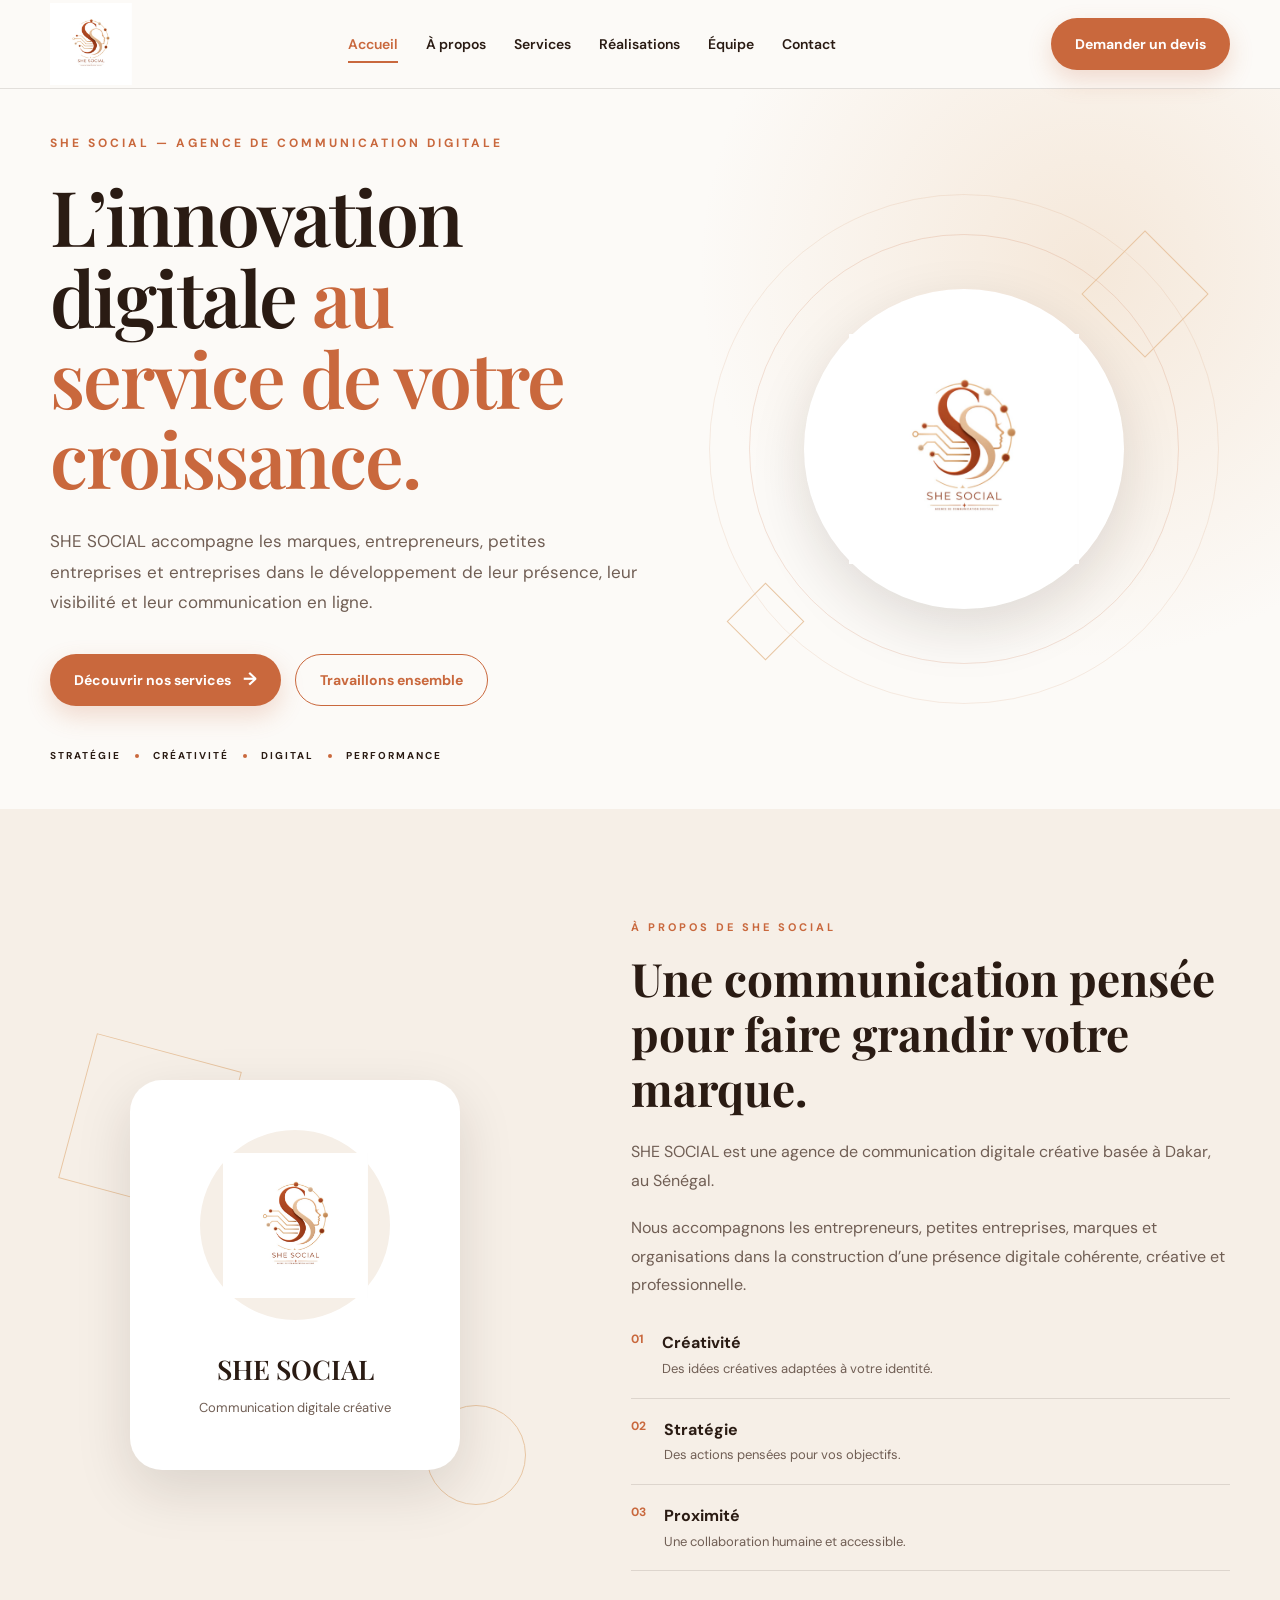
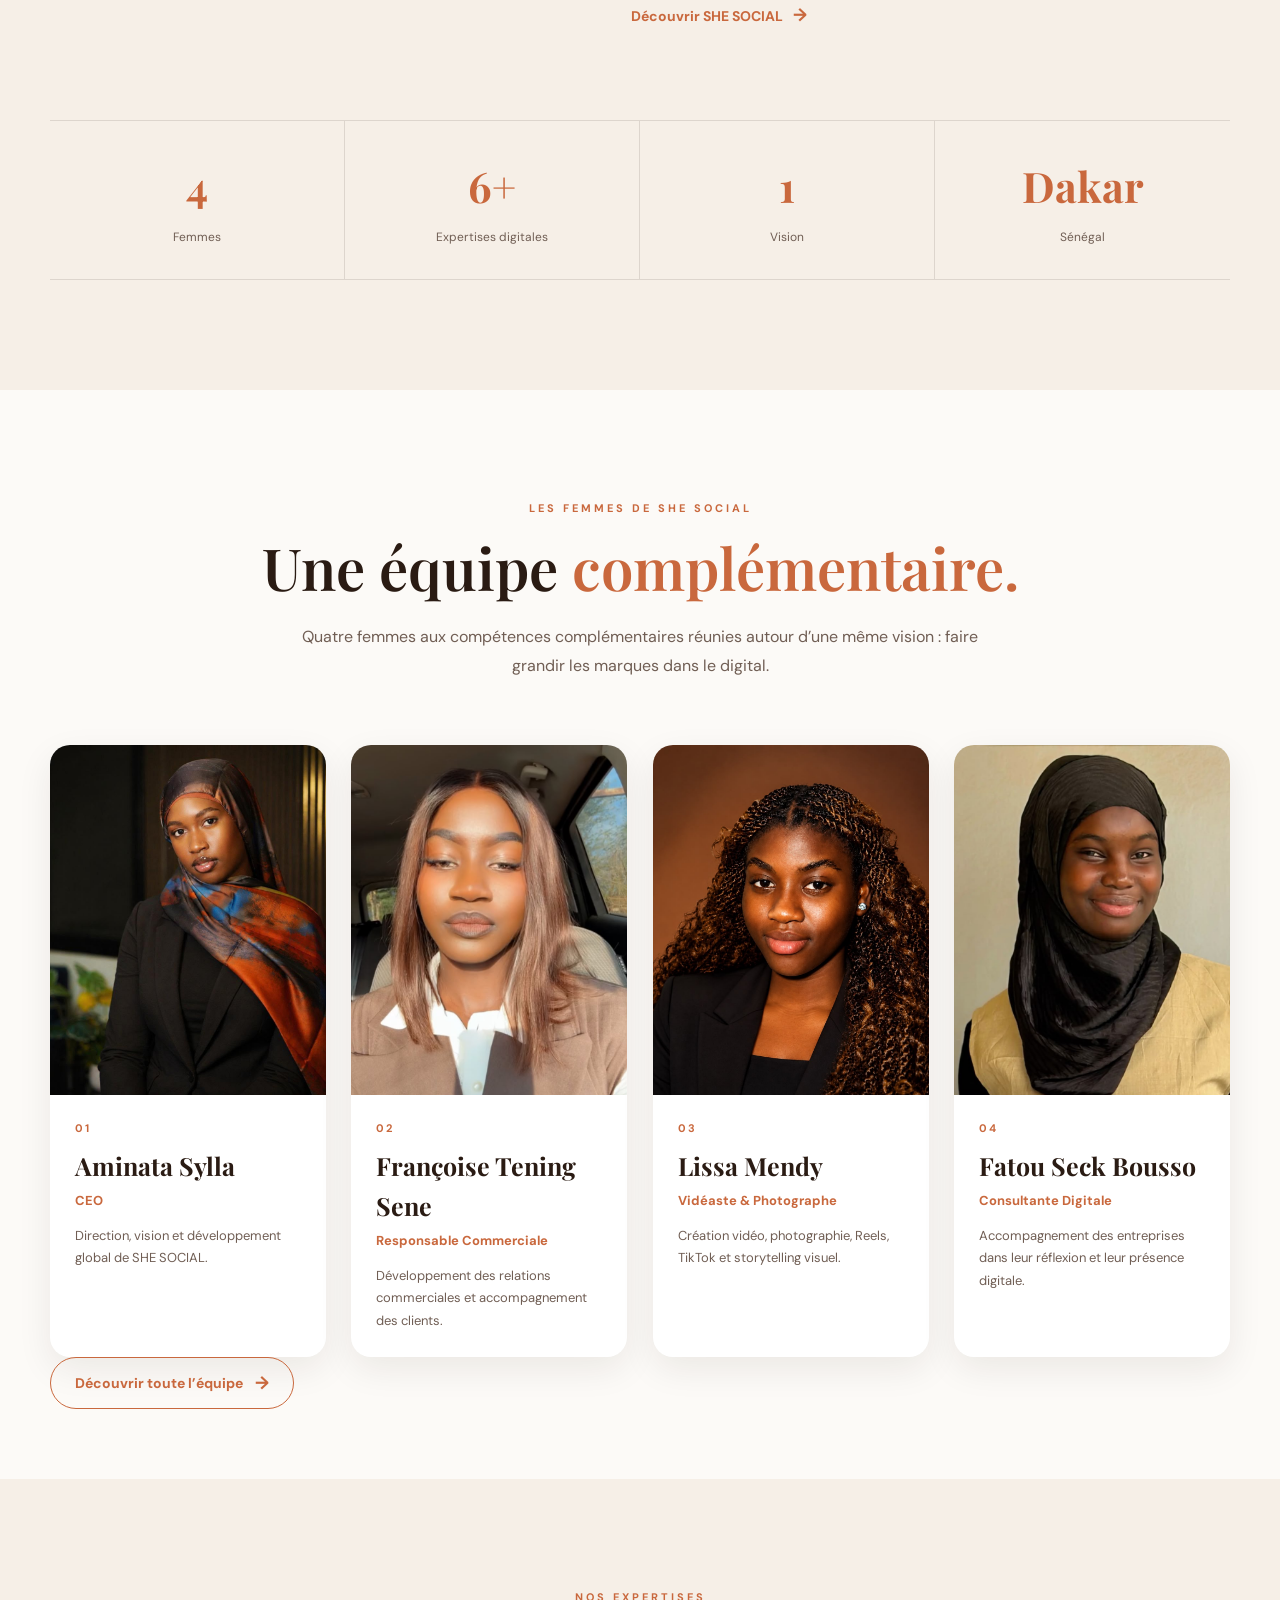
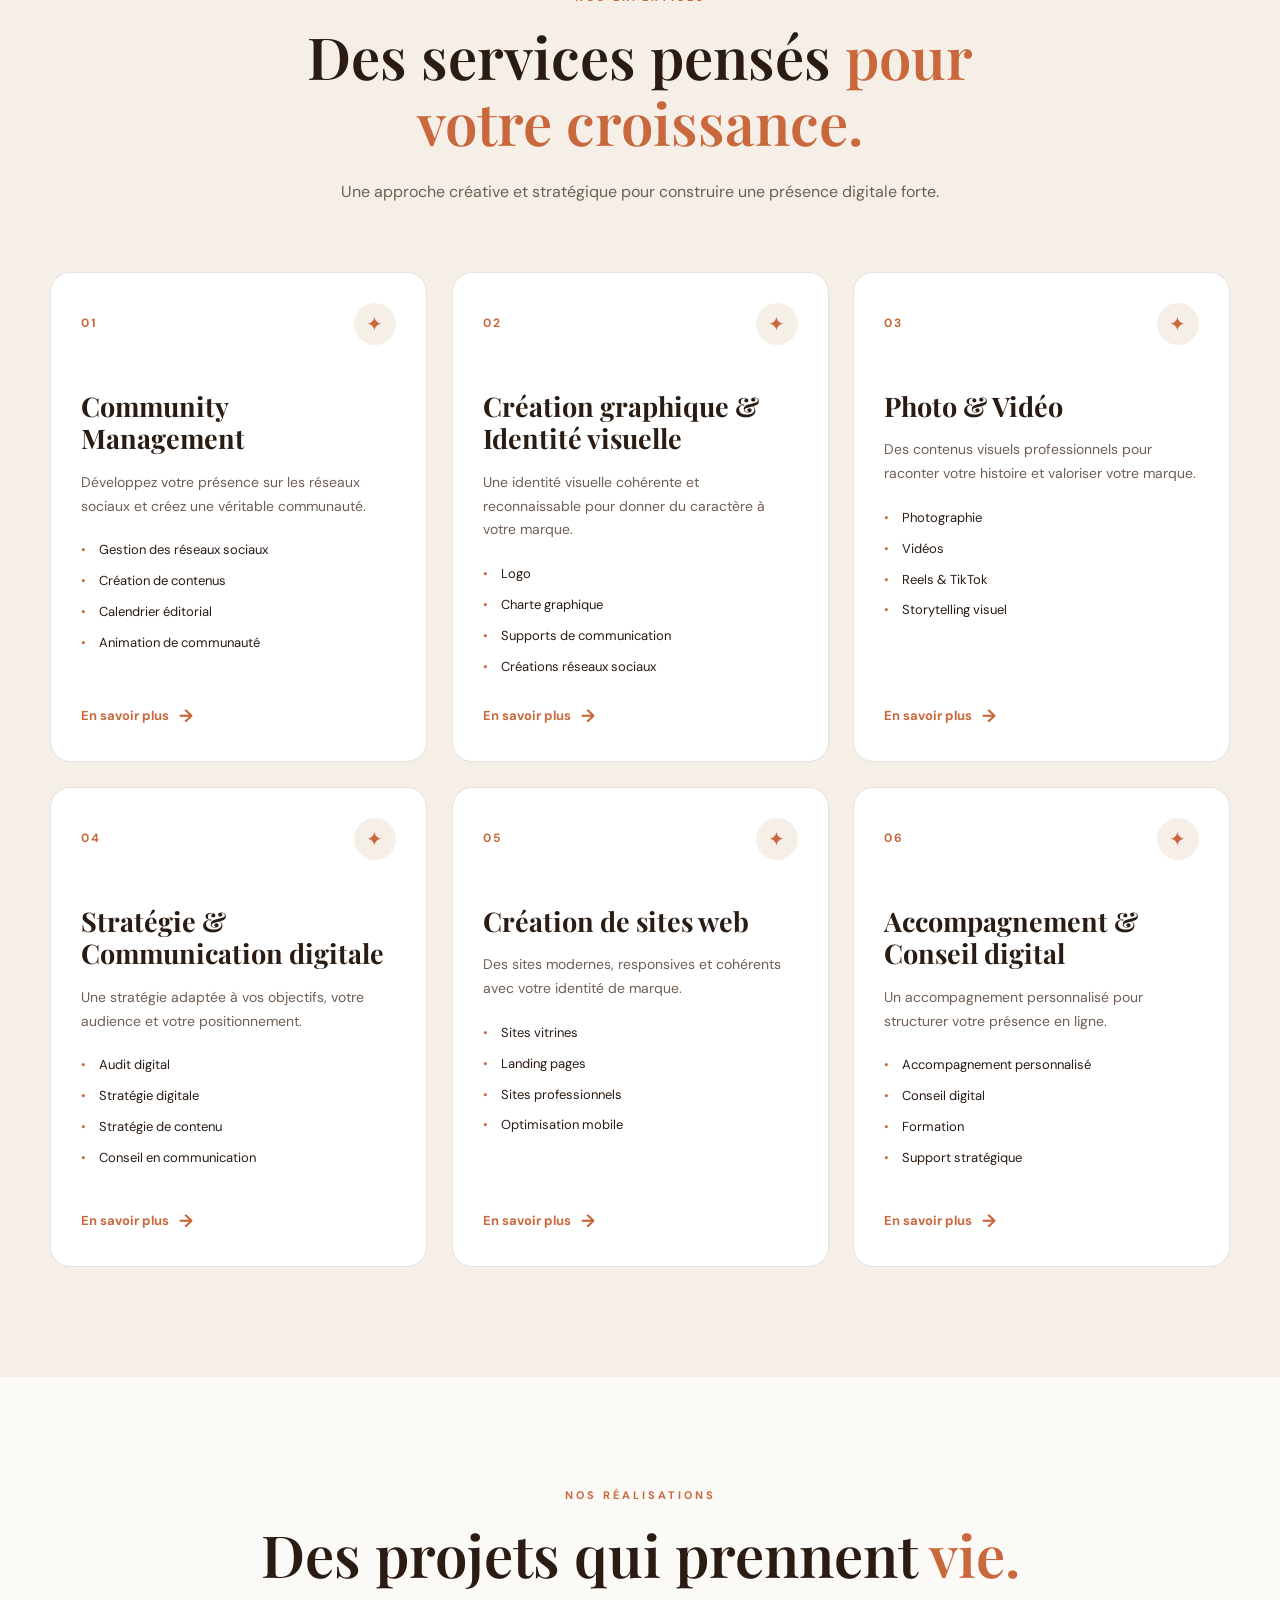
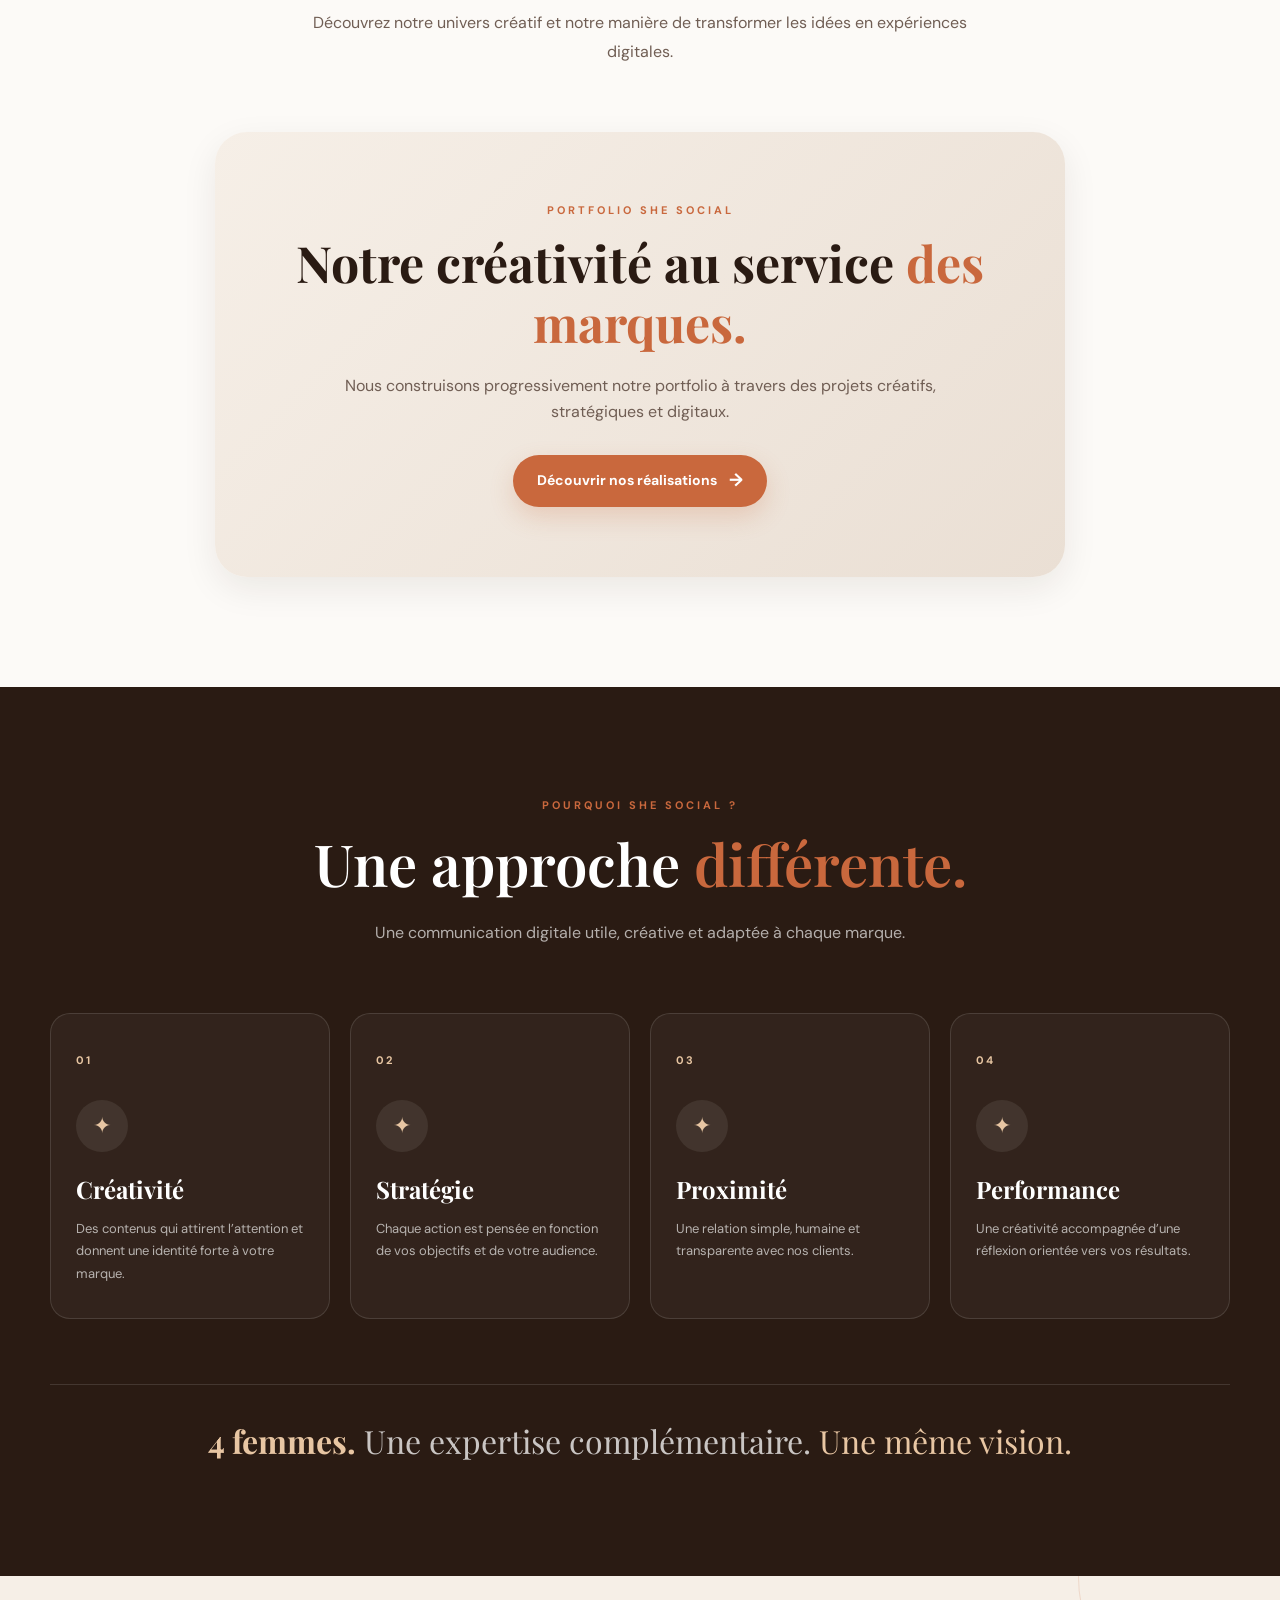
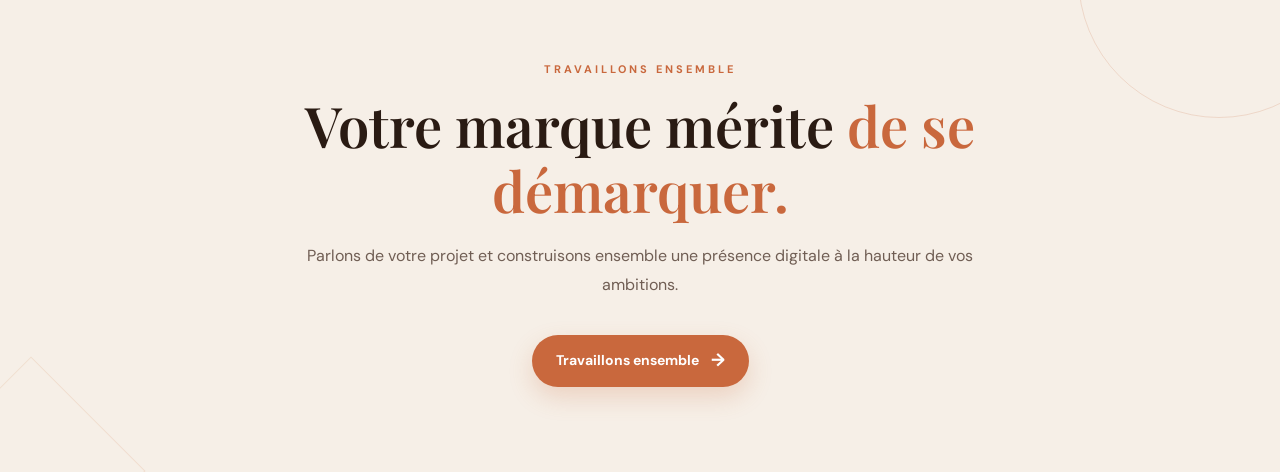
<file: index.html>
<!DOCTYPE html>
<html lang="fr">

<head>
    <meta charset="UTF-8">
    <meta name="viewport" content="width=device-width, initial-scale=1.0">

    <meta
        name="description"
        content="SHE SOCIAL est une agence de communication digitale créative basée à Dakar, Sénégal."
    >

    <title>SHE SOCIAL — Communication digitale</title>

    <link rel="preconnect" href="https://fonts.googleapis.com">
    <link rel="preconnect" href="https://fonts.gstatic.com" crossorigin>

    <link
        href="https://fonts.googleapis.com/css2?family=DM+Sans:wght@400;500;600;700&family=Playfair+Display:wght@500;600;700&display=swap"
        rel="stylesheet"
    >

    <link rel="stylesheet" href="CSS/style.css">
    <link rel="stylesheet" href="CSS/responsive.css">
    <link rel="stylesheet" href="CSS/animations.css">
</head>

<body>

<header class="navbar">

    <div class="container navbar-container">

        <a href="index.html" class="logo">
            <img src="images/logo.jpg" alt="Logo SHE SOCIAL">
        </a>

        <nav class="nav-menu">

            <a href="index.html" class="active">Accueil</a>

            <a href="pages/about.html">À propos</a>

            <a href="pages/services.html">Services</a>

            <a href="pages/portfolio.html">Réalisations</a>

            <a href="pages/team.html">Équipe</a>

            <a href="pages/contact.html">Contact</a>

        </nav>

        <a href="pages/contact.html" class="btn btn-primary">
            Demander un devis
        </a>

        <button
            class="menu-toggle"
            type="button"
            aria-label="Ouvrir le menu"
            aria-expanded="false"
        >
            <span></span>
            <span></span>
            <span></span>
        </button>

    </div>

</header>


<main>

    <!-- HERO -->

    <section class="hero">

        <div class="container hero-container">

            <div class="hero-content">

                <p class="hero-label">
                    SHE SOCIAL — AGENCE DE COMMUNICATION DIGITALE
                </p>

                <h1>
                    L’innovation digitale
                    <span>au service de votre croissance.</span>
                </h1>

                <p class="hero-description">
                    SHE SOCIAL accompagne les marques, entrepreneurs,
                    petites entreprises et entreprises dans le développement
                    de leur présence, leur visibilité et leur communication en ligne.
                </p>

                <div class="hero-buttons">

                    <a href="pages/services.html" class="btn btn-primary">
                        Découvrir nos services
                        <span>→</span>
                    </a>

                    <a href="pages/contact.html" class="btn btn-outline">
                        Travaillons ensemble
                    </a>

                </div>

                <div class="hero-expertise">

                    <span>STRATÉGIE</span>
                    <i></i>
                    <span>CRÉATIVITÉ</span>
                    <i></i>
                    <span>DIGITAL</span>
                    <i></i>
                    <span>PERFORMANCE</span>

                </div>

            </div>


            <div class="hero-visual">

                <div class="hero-circle circle-one"></div>
                <div class="hero-circle circle-two"></div>

                <div class="hero-logo-container">

                    <img
                        src="images/logo.jpg"
                        alt="SHE SOCIAL"
                        class="hero-logo"
                    >

                </div>

                <div class="hero-decoration decoration-one"></div>
                <div class="hero-decoration decoration-two"></div>

            </div>

        </div>

    </section>


    <!-- À PROPOS -->

    <section class="about-section">

        <div class="container">

            <div class="about-grid">

                <div class="about-visual">

                    <div class="about-decoration about-decoration-one"></div>
                    <div class="about-decoration about-decoration-two"></div>

                    <div class="about-card">

                        <div class="about-logo-circle">

                            <img
                                src="images/logo.jpg"
                                alt="Logo SHE SOCIAL"
                            >

                        </div>

                        <h3 class="about-card-title">
                            SHE SOCIAL
                        </h3>

                        <p class="about-card-subtitle">
                            Communication digitale créative
                        </p>

                    </div>

                </div>


                <div class="about-content">

                    <p class="about-kicker">
                        À PROPOS DE SHE SOCIAL
                    </p>

                    <h3>
                        Une communication pensée
                        <span>pour faire grandir votre marque.</span>
                    </h3>

                    <p>
                        SHE SOCIAL est une agence de communication digitale
                        créative basée à Dakar, au Sénégal.
                    </p>

                    <p>
                        Nous accompagnons les entrepreneurs, petites entreprises,
                        marques et organisations dans la construction d’une présence
                        digitale cohérente, créative et professionnelle.
                    </p>

                    <div class="about-values">

                        <div class="value-item">

                            <span class="value-number">01</span>

                            <div>
                                <h4>Créativité</h4>
                                <p>Des idées créatives adaptées à votre identité.</p>
                            </div>

                        </div>

                        <div class="value-item">

                            <span class="value-number">02</span>

                            <div>
                                <h4>Stratégie</h4>
                                <p>Des actions pensées pour vos objectifs.</p>
                            </div>

                        </div>

                        <div class="value-item">

                            <span class="value-number">03</span>

                            <div>
                                <h4>Proximité</h4>
                                <p>Une collaboration humaine et accessible.</p>
                            </div>

                        </div>

                    </div>

                    <a href="pages/about.html" class="about-link">
                        Découvrir SHE SOCIAL
                        <span>→</span>
                    </a>

                </div>

            </div>


            <!-- STATISTIQUES -->

            <div class="about-stats">

                <div class="stat-item">
                    <strong>4</strong>
                    <span>Femmes</span>
                </div>

                <div class="stat-item">
                    <strong>6+</strong>
                    <span>Expertises digitales</span>
                </div>

                <div class="stat-item">
                    <strong>1</strong>
                    <span>Vision</span>
                </div>

                <div class="stat-item">
                    <strong>Dakar</strong>
                    <span>Sénégal</span>
                </div>

            </div>

        </div>

    </section>


    <!-- ÉQUIPE -->

    <section class="team-section">

        <div class="container">

            <div class="section-heading">

                <p class="section-label">
                    LES FEMMES DE SHE SOCIAL
                </p>

                <h2>
                    Une équipe
                    <span>complémentaire.</span>
                </h2>

                <p class="section-intro">
                    Quatre femmes aux compétences complémentaires réunies
                    autour d’une même vision : faire grandir les marques dans le digital.
                </p>

            </div>


            <div class="team-grid">

                <!-- FEMME 01 -->

                <article class="team-card">

                    <div class="team-image">

                        <img
                            src="images/aminata.jpg"
                            alt="Aminata Sylla — CEO"
                            loading="lazy"
                        >

                    </div>

                    <div class="team-info">

                        <span class="team-number">01</span>

                        <h3>Aminata Sylla</h3>

                        <p class="team-role">
                            CEO
                        </p>

                        <p class="team-description">
                            Direction, vision et développement global de SHE SOCIAL.
                        </p>

                    </div>

                </article>


                <!-- FEMME 02 -->

                <article class="team-card">

                    <div class="team-image">

                        <img
                            src="images/francois.jpg"
                            alt="Françoise Tening Sene — Responsable Commerciale"
                            loading="lazy"
                        >

                    </div>

                    <div class="team-info">

                        <span class="team-number">02</span>

                        <h3>Françoise Tening Sene</h3>

                        <p class="team-role">
                            Responsable Commerciale
                        </p>

                        <p class="team-description">
                            Développement des relations commerciales et accompagnement des clients.
                        </p>

                    </div>

                </article>


                <!-- FEMME 03 -->

                <article class="team-card">

                    <div class="team-image">

                        <img
                            src="images/lissa.jpg"
                            alt="Lissa Mendy — Vidéaste et Photographe"
                            loading="lazy"
                        >

                    </div>

                    <div class="team-info">

                        <span class="team-number">03</span>

                        <h3>Lissa Mendy</h3>

                        <p class="team-role">
                            Vidéaste & Photographe
                        </p>

                        <p class="team-description">
                            Création vidéo, photographie, Reels, TikTok et storytelling visuel.
                        </p>

                    </div>

                </article>


                <!-- FEMME 04 -->

                <article class="team-card">

                    <div class="team-image">

                        <img
                            src="images/fatou.jpg"
                            alt="Fatou Seck Bousso — Consultante Digitale"
                            loading="lazy"
                        >

                    </div>

                    <div class="team-info">

                        <span class="team-number">04</span>

                        <h3>Fatou Seck Bousso</h3>

                        <p class="team-role">
                            Consultante Digitale
                        </p>

                        <p class="team-description">
                            Accompagnement des entreprises dans leur réflexion et leur présence digitale.
                        </p>

                    </div>

                </article>

            </div>


            <div class="center-button">

                <a href="pages/team.html" class="btn btn-outline">
                    Découvrir toute l’équipe
                    <span>→</span>
                </a>

            </div>

        </div>

    </section>


    <!-- SERVICES -->

    <section class="services-section">

        <div class="container">

            <div class="section-heading">

                <p class="section-label">
                    NOS EXPERTISES
                </p>

                <h2>
                    Des services pensés
                    <span>pour votre croissance.</span>
                </h2>

                <p class="section-intro">
                    Une approche créative et stratégique pour construire
                    une présence digitale forte.
                </p>

            </div>


            <div class="services-grid">

                <!-- SERVICE 01 -->

                <article class="service-card">

                    <div class="service-top">

                        <span class="service-number">
                            01
                        </span>

                        <div class="service-icon">
                            ✦
                        </div>

                    </div>

                    <div class="service-content">

                        <h3>
                            Community Management
                        </h3>

                        <p>
                            Développez votre présence sur les réseaux sociaux
                            et créez une véritable communauté.
                        </p>

                        <ul>
                            <li>Gestion des réseaux sociaux</li>
                            <li>Création de contenus</li>
                            <li>Calendrier éditorial</li>
                            <li>Animation de communauté</li>
                        </ul>

                    </div>

                    <a href="pages/contact.html" class="service-link">
                        En savoir plus
                        <span>→</span>
                    </a>

                </article>


                <!-- SERVICE 02 -->

                <article class="service-card">

                    <div class="service-top">

                        <span class="service-number">
                            02
                        </span>

                        <div class="service-icon">
                            ✦
                        </div>

                    </div>

                    <div class="service-content">

                        <h3>
                            Création graphique & Identité visuelle
                        </h3>

                        <p>
                            Une identité visuelle cohérente et reconnaissable
                            pour donner du caractère à votre marque.
                        </p>

                        <ul>
                            <li>Logo</li>
                            <li>Charte graphique</li>
                            <li>Supports de communication</li>
                            <li>Créations réseaux sociaux</li>
                        </ul>

                    </div>

                    <a href="pages/contact.html" class="service-link">
                        En savoir plus
                        <span>→</span>
                    </a>

                </article>


                <!-- SERVICE 03 -->

                <article class="service-card">

                    <div class="service-top">

                        <span class="service-number">
                            03
                        </span>

                        <div class="service-icon">
                            ✦
                        </div>

                    </div>

                    <div class="service-content">

                        <h3>
                            Photo & Vidéo
                        </h3>

                        <p>
                            Des contenus visuels professionnels pour raconter
                            votre histoire et valoriser votre marque.
                        </p>

                        <ul>
                            <li>Photographie</li>
                            <li>Vidéos</li>
                            <li>Reels & TikTok</li>
                            <li>Storytelling visuel</li>
                        </ul>

                    </div>

                    <a href="pages/contact.html" class="service-link">
                        En savoir plus
                        <span>→</span>
                    </a>

                </article>


                <!-- SERVICE 04 -->

                <article class="service-card">

                    <div class="service-top">

                        <span class="service-number">
                            04
                        </span>

                        <div class="service-icon">
                            ✦
                        </div>

                    </div>

                    <div class="service-content">

                        <h3>
                            Stratégie & Communication digitale
                        </h3>

                        <p>
                            Une stratégie adaptée à vos objectifs, votre audience
                            et votre positionnement.
                        </p>

                        <ul>
                            <li>Audit digital</li>
                            <li>Stratégie digitale</li>
                            <li>Stratégie de contenu</li>
                            <li>Conseil en communication</li>
                        </ul>

                    </div>

                    <a href="pages/contact.html" class="service-link">
                        En savoir plus
                        <span>→</span>
                    </a>

                </article>


                <!-- SERVICE 05 -->

                <article class="service-card">

                    <div class="service-top">

                        <span class="service-number">
                            05
                        </span>

                        <div class="service-icon">
                            ✦
                        </div>

                    </div>

                    <div class="service-content">

                        <h3>
                            Création de sites web
                        </h3>

                        <p>
                            Des sites modernes, responsives et cohérents
                            avec votre identité de marque.
                        </p>

                        <ul>
                            <li>Sites vitrines</li>
                            <li>Landing pages</li>
                            <li>Sites professionnels</li>
                            <li>Optimisation mobile</li>
                        </ul>

                    </div>

                    <a href="pages/contact.html" class="service-link">
                        En savoir plus
                        <span>→</span>
                    </a>

                </article>


                <!-- SERVICE 06 -->

                <article class="service-card">

                    <div class="service-top">

                        <span class="service-number">
                            06
                        </span>

                        <div class="service-icon">
                            ✦
                        </div>

                    </div>

                    <div class="service-content">

                        <h3>
                            Accompagnement & Conseil digital
                        </h3>

                        <p>
                            Un accompagnement personnalisé pour structurer
                            votre présence en ligne.
                        </p>

                        <ul>
                            <li>Accompagnement personnalisé</li>
                            <li>Conseil digital</li>
                            <li>Formation</li>
                            <li>Support stratégique</li>
                        </ul>

                    </div>

                    <a href="pages/contact.html" class="service-link">
                        En savoir plus
                        <span>→</span>
                    </a>

                </article>

            </div>

        </div>

    </section>


    <!-- RÉALISATIONS -->

    <section class="portfolio-section">

        <div class="container">

            <div class="section-heading">

                <p class="section-label">
                    NOS RÉALISATIONS
                </p>

                <h2>
                    Des projets qui prennent
                    <span>vie.</span>
                </h2>

                <p class="section-intro">
                    Découvrez notre univers créatif et notre manière
                    de transformer les idées en expériences digitales.
                </p>

            </div>


            <div class="portfolio-message">

                <p class="portfolio-message-label">
                    PORTFOLIO SHE SOCIAL
                </p>

                <h3>
                    Notre créativité au service
                    <span>des marques.</span>
                </h3>

                <p>
                    Nous construisons progressivement notre portfolio
                    à travers des projets créatifs, stratégiques et digitaux.
                </p>

                <a href="pages/portfolio.html" class="btn btn-primary">
                    Découvrir nos réalisations
                    <span>→</span>
                </a>

            </div>

        </div>

    </section>


    <!-- POURQUOI NOUS -->

    <section class="why-section">

        <div class="container">

            <div class="section-heading">

                <p class="section-label">
                    POURQUOI SHE SOCIAL ?
                </p>

                <h2>
                    Une approche
                    <span>différente.</span>
                </h2>

                <p class="section-intro">
                    Une communication digitale utile, créative
                    et adaptée à chaque marque.
                </p>

            </div>


            <div class="why-grid">

                <article class="why-card">

                    <span class="why-number">
                        01
                    </span>

                    <div class="why-icon">
                        ✦
                    </div>

                    <h3>
                        Créativité
                    </h3>

                    <p>
                        Des contenus qui attirent l’attention
                        et donnent une identité forte à votre marque.
                    </p>

                </article>


                <article class="why-card">

                    <span class="why-number">
                        02
                    </span>

                    <div class="why-icon">
                        ✦
                    </div>

                    <h3>
                        Stratégie
                    </h3>

                    <p>
                        Chaque action est pensée en fonction
                        de vos objectifs et de votre audience.
                    </p>

                </article>


                <article class="why-card">

                    <span class="why-number">
                        03
                    </span>

                    <div class="why-icon">
                        ✦
                    </div>

                    <h3>
                        Proximité
                    </h3>

                    <p>
                        Une relation simple, humaine et transparente
                        avec nos clients.
                    </p>

                </article>


                <article class="why-card">

                    <span class="why-number">
                        04
                    </span>

                    <div class="why-icon">
                        ✦
                    </div>

                    <h3>
                        Performance
                    </h3>

                    <p>
                        Une créativité accompagnée d’une réflexion
                        orientée vers vos résultats.
                    </p>

                </article>

            </div>


            <div class="why-bottom">

                <p>
                    <strong>4 femmes.</strong>
                    Une expertise complémentaire.
                    <span>Une même vision.</span>
                </p>

            </div>

        </div>

    </section>


    <!-- CTA -->

    <section class="cta-section">

        <div class="container">

            <div class="cta-content">

                <p class="section-label">
                    TRAVAILLONS ENSEMBLE
                </p>

                <h2>
                    Votre marque mérite
                    <span>de se démarquer.</span>
                </h2>

                <p>
                    Parlons de votre projet et construisons ensemble
                    une présence digitale à la hauteur de vos ambitions.
                </p>

                <a href="pages/contact.html" class="btn btn-primary">
                    Travaillons ensemble
                    <span>→</span>
                </a>

            </div>

        </div>

    </section>

</main>


<script src="JS/script.js"></script>

</body>

</html>
</file>
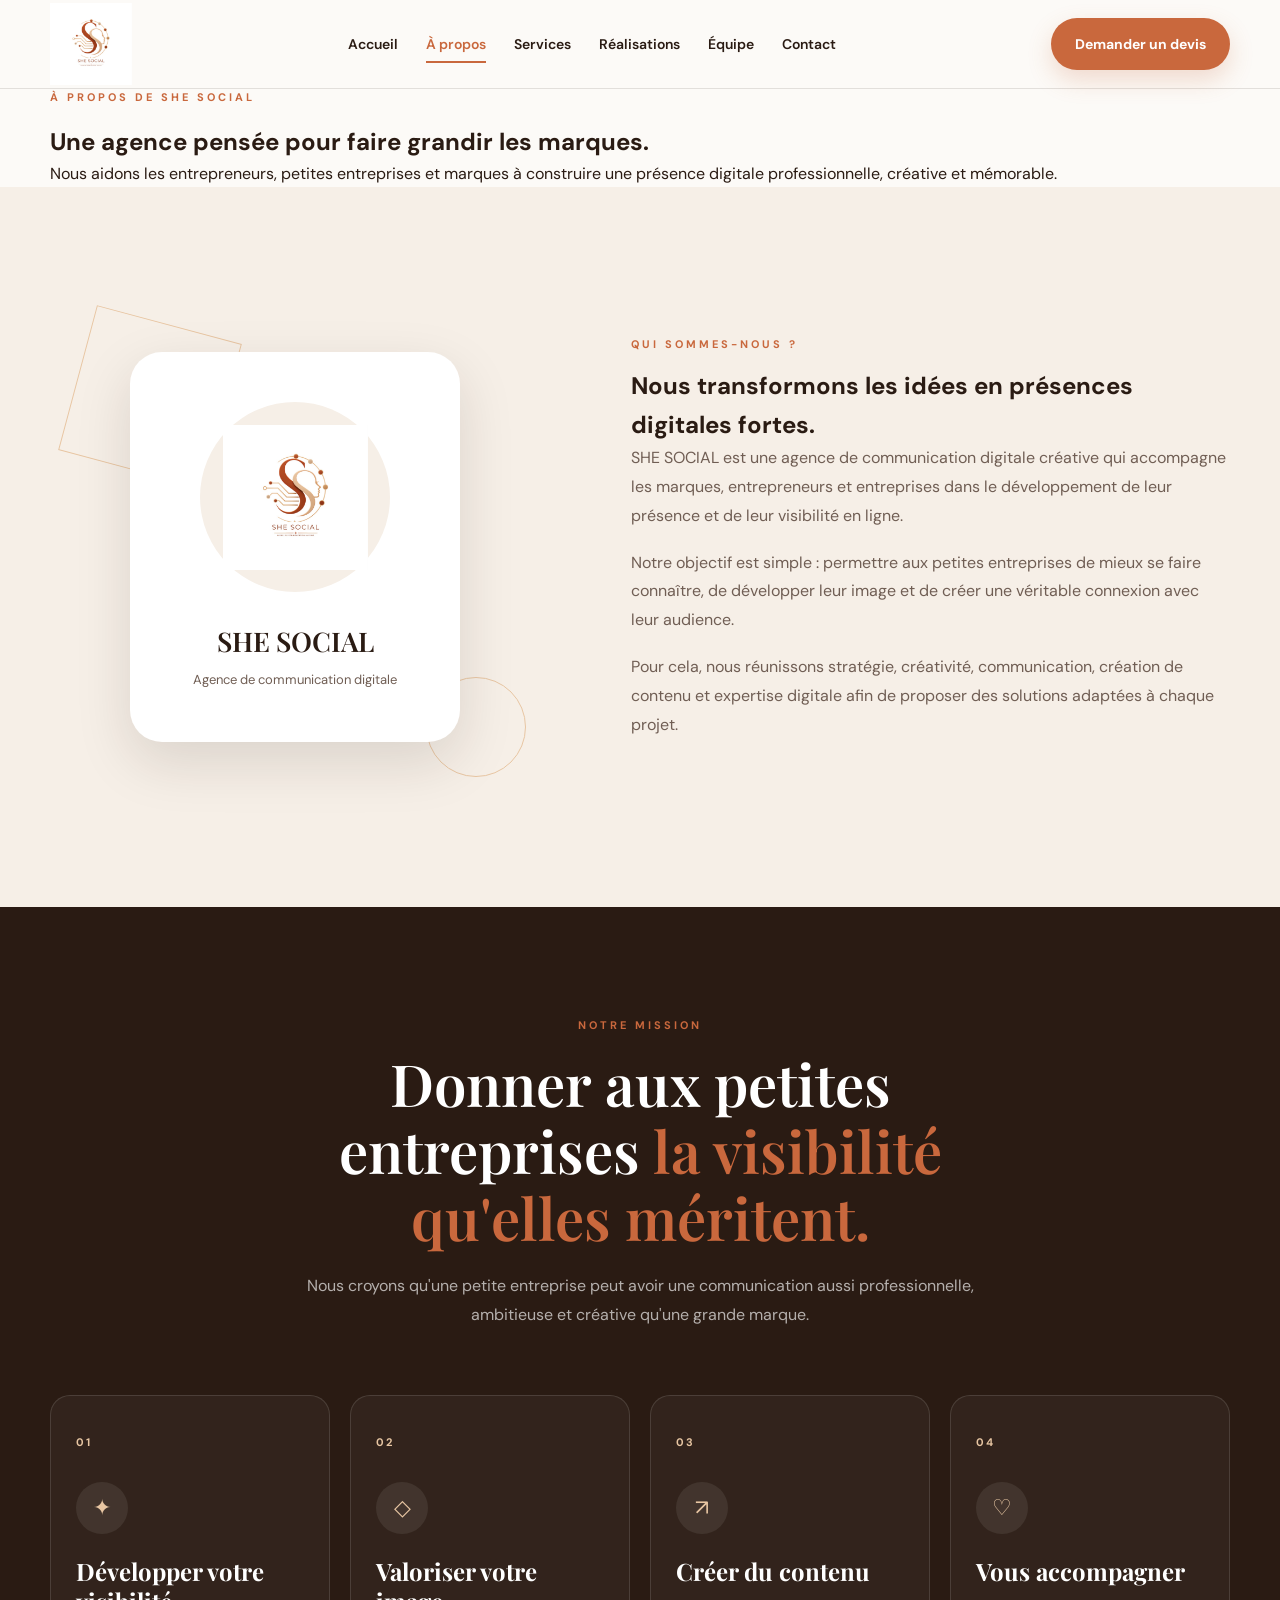
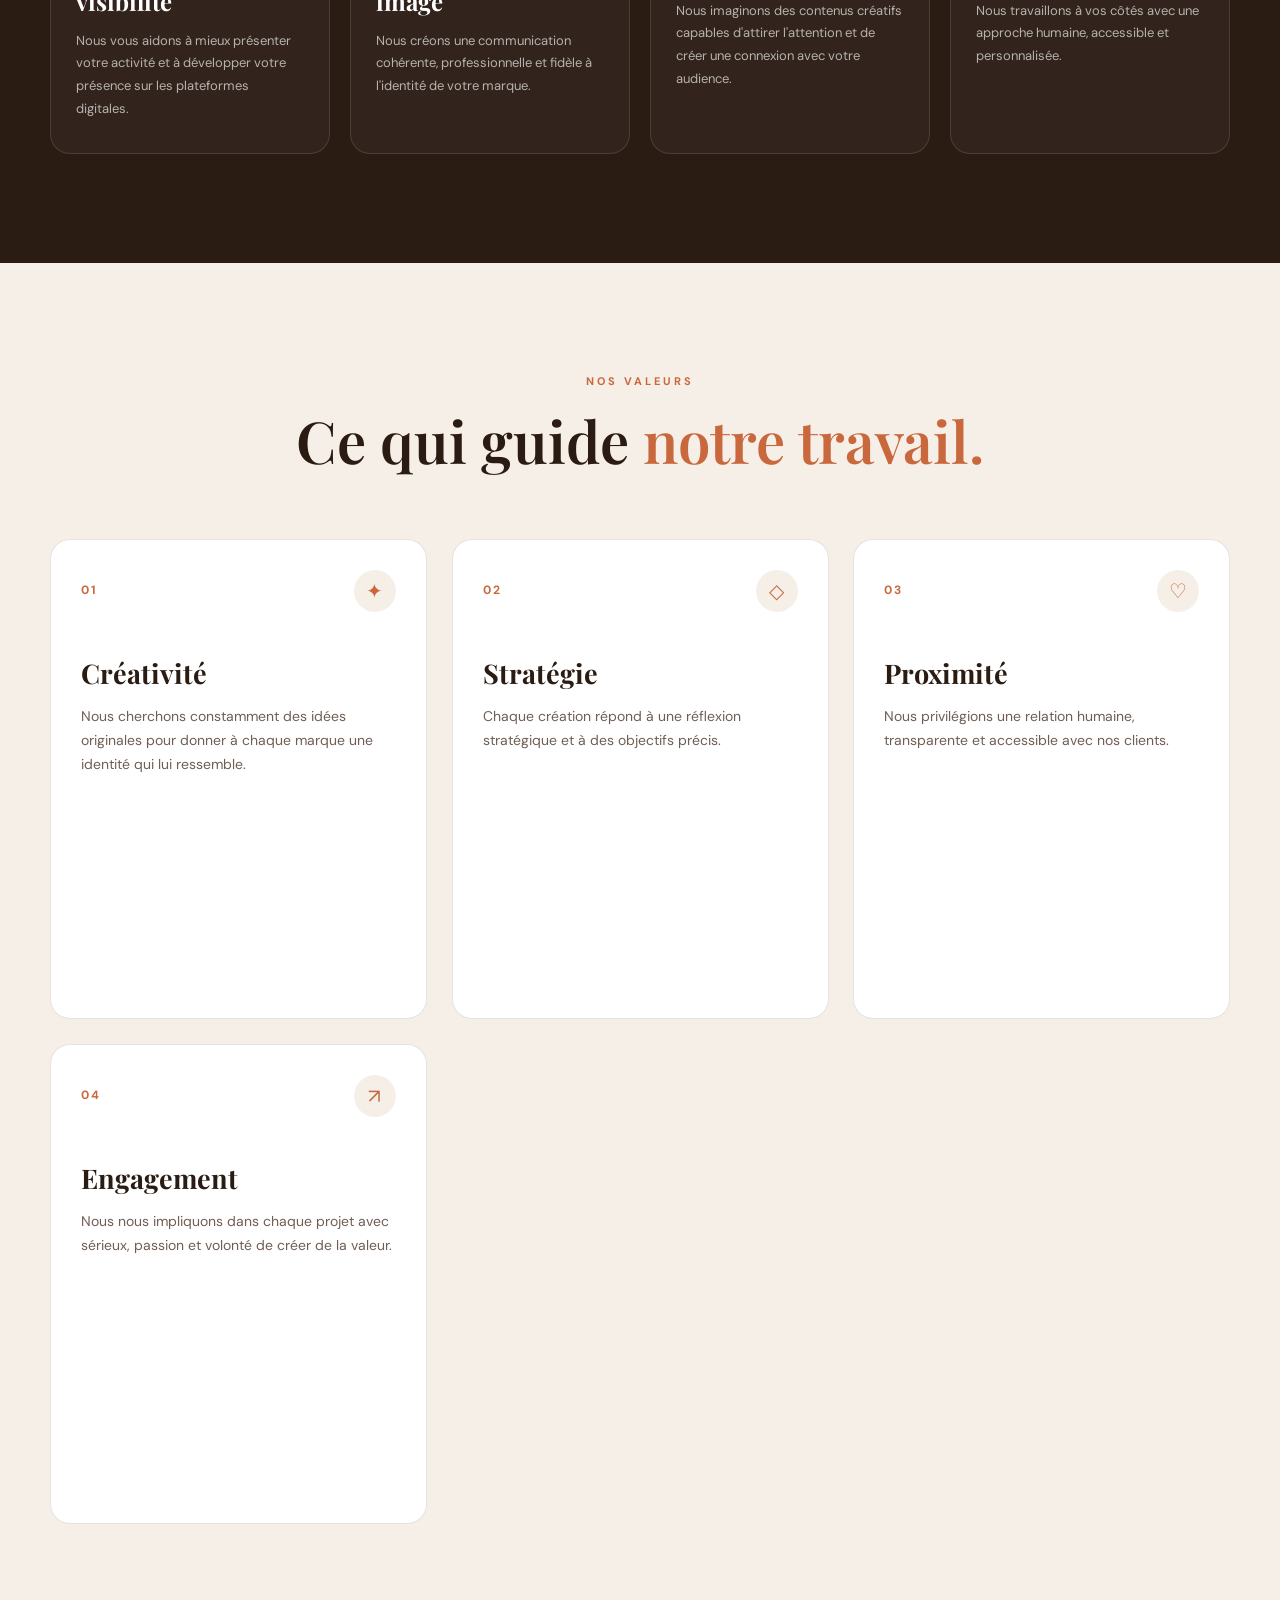
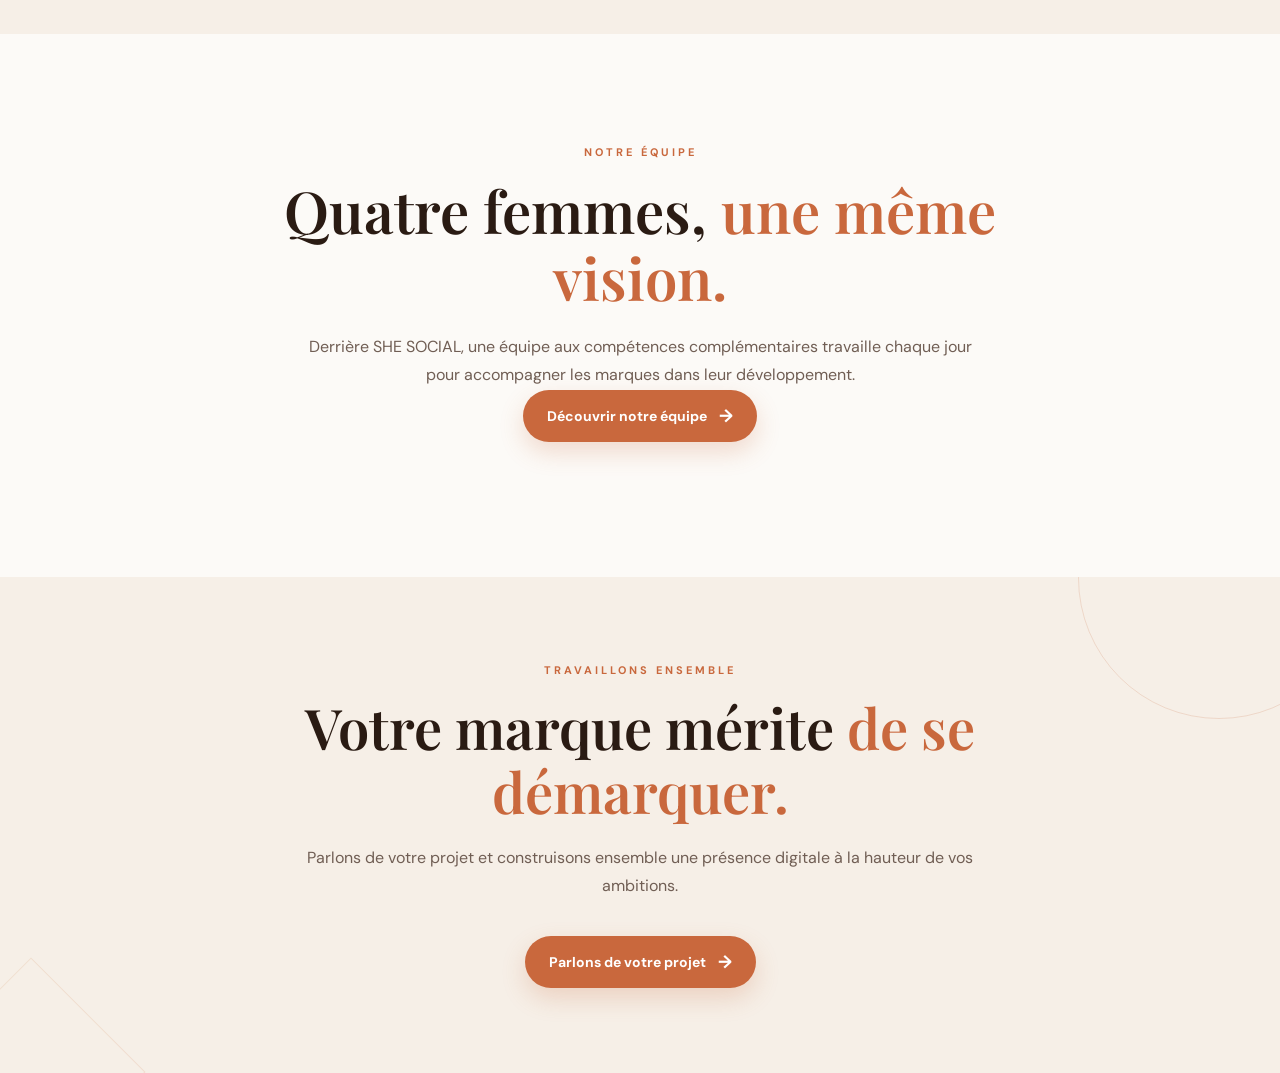
<file: pages/about.html>
<!DOCTYPE html>
<html lang="fr">

<head>

    <meta charset="UTF-8">

    <meta
        name="viewport"
        content="width=device-width, initial-scale=1.0"
    >

    <meta
        name="description"
        content="Découvrez SHE SOCIAL, agence de communication digitale créative qui accompagne les marques, entrepreneurs et entreprises dans leur développement en ligne."
    >

    <title>À propos — SHE SOCIAL</title>

    <!-- GOOGLE FONTS -->

    <link rel="preconnect" href="https://fonts.googleapis.com">

    <link
        rel="preconnect"
        href="https://fonts.gstatic.com"
        crossorigin
    >

    <link
        href="https://fonts.googleapis.com/css2?family=DM+Sans:wght@400;500;600;700&family=Playfair+Display:wght@500;600;700&display=swap"
        rel="stylesheet"
    >

    <!-- CSS -->

    <link rel="stylesheet" href="../CSS/style.css">

    <link rel="stylesheet" href="../CSS/responsive.css">

    <link rel="stylesheet" href="../CSS/animations.css">

</head>

<body>

    <!-- NAVIGATION -->

    <header class="navbar">

        <div class="container navbar-container">

            <!-- LOGO -->

            <a href="../index.html" class="logo">

                <img
                    src="../images/logo.jpg"
                    alt="Logo SHE SOCIAL"
                >

            </a>

            <!-- MENU -->

            <nav class="nav-menu">

                <a href="../index.html">
                    Accueil
                </a>

                <a
                    href="about.html"
                    class="active"
                >
                    À propos
                </a>

                <a href="services.html">
                    Services
                </a>

                <a href="portfolio.html">
                    Réalisations
                </a>

                <a href="team.html">
                    Équipe
                </a>

                <a href="contact.html">
                    Contact
                </a>

            </nav>

            <!-- BOUTON DEVIS -->

            <a
                href="contact.html"
                class="btn btn-primary"
            >
                Demander un devis
            </a>

            <!-- MENU MOBILE -->

            <button
                class="menu-toggle"
                type="button"
                aria-label="Ouvrir le menu"
                aria-expanded="false"
            >

                <span></span>
                <span></span>
                <span></span>

            </button>

        </div>

    </header>

    <!-- CONTENU PRINCIPAL -->

    <main>

        <!-- HERO -->

        <section class="page-hero">

            <div class="container">

                <p class="section-label">
                    À PROPOS DE SHE SOCIAL
                </p>

                <h1>

                    Une agence pensée pour

                    <span>
                        faire grandir les marques.
                    </span>

                </h1>

                <p>

                    Nous aidons les entrepreneurs, petites entreprises
                    et marques à construire une présence digitale
                    professionnelle, créative et mémorable.

                </p>

            </div>

        </section>

        <!-- NOTRE HISTOIRE -->

        <section class="about-section">

            <div class="container">

                <div class="about-grid">

                    <!-- VISUEL -->

                    <div class="about-visual">

                        <div class="about-card">

                            <div class="about-logo-circle">

                                <img
                                    src="../images/logo.jpg"
                                    alt="Logo SHE SOCIAL"
                                >

                            </div>

                            <p class="about-card-title">
                                SHE SOCIAL
                            </p>

                            <p class="about-card-subtitle">
                                Agence de communication digitale
                            </p>

                        </div>

                        <div
                            class="about-decoration about-decoration-one"
                        ></div>

                        <div
                            class="about-decoration about-decoration-two"
                        ></div>

                    </div>

                    <!-- TEXTE -->

                    <div class="about-content">

                        <p class="about-kicker">
                            QUI SOMMES-NOUS ?
                        </p>

                        <h2>

                            Nous transformons les idées
                            en présences digitales fortes.

                        </h2>

                        <p>

                            SHE SOCIAL est une agence de communication
                            digitale créative qui accompagne les marques,
                            entrepreneurs et entreprises dans le
                            développement de leur présence et de leur
                            visibilité en ligne.

                        </p>

                        <p>

                            Notre objectif est simple : permettre aux
                            petites entreprises de mieux se faire connaître,
                            de développer leur image et de créer une
                            véritable connexion avec leur audience.

                        </p>

                        <p>

                            Pour cela, nous réunissons stratégie,
                            créativité, communication, création de contenu
                            et expertise digitale afin de proposer des
                            solutions adaptées à chaque projet.

                        </p>

                    </div>

                </div>

            </div>

        </section>

        <!-- NOTRE MISSION -->

        <section class="why-section">

            <div class="container">

                <div class="section-heading">

                    <p class="section-label">
                        NOTRE MISSION
                    </p>

                    <h2>

                        Donner aux petites entreprises

                        <span>
                            la visibilité qu'elles méritent.
                        </span>

                    </h2>

                    <p class="section-intro">

                        Nous croyons qu'une petite entreprise peut avoir
                        une communication aussi professionnelle,
                        ambitieuse et créative qu'une grande marque.

                    </p>

                </div>

                <div class="why-grid">

                    <article class="why-card">

                        <span class="why-number">
                            01
                        </span>

                        <div class="why-icon">
                            ✦
                        </div>

                        <h3>
                            Développer votre visibilité
                        </h3>

                        <p>

                            Nous vous aidons à mieux présenter votre
                            activité et à développer votre présence
                            sur les plateformes digitales.

                        </p>

                    </article>

                    <article class="why-card">

                        <span class="why-number">
                            02
                        </span>

                        <div class="why-icon">
                            ◇
                        </div>

                        <h3>
                            Valoriser votre image
                        </h3>

                        <p>

                            Nous créons une communication cohérente,
                            professionnelle et fidèle à l'identité
                            de votre marque.

                        </p>

                    </article>

                    <article class="why-card">

                        <span class="why-number">
                            03
                        </span>

                        <div class="why-icon">
                            ↗️
                        </div>

                        <h3>
                            Créer du contenu
                        </h3>

                        <p>

                            Nous imaginons des contenus créatifs
                            capables d'attirer l'attention et de
                            créer une connexion avec votre audience.

                        </p>

                    </article>

                    <article class="why-card">

                        <span class="why-number">
                            04
                        </span>

                        <div class="why-icon">
                            ♡
                        </div>

                        <h3>
                            Vous accompagner
                        </h3>

                        <p>

                            Nous travaillons à vos côtés avec une
                            approche humaine, accessible et
                            personnalisée.

                        </p>

                    </article>

                </div>

            </div>

        </section>

        <!-- NOS VALEURS -->

        <section class="services-section">

            <div class="container">

                <div class="section-heading">

                    <p class="section-label">
                        NOS VALEURS
                    </p>

                    <h2>

                        Ce qui guide

                        <span>
                            notre travail.
                        </span>

                    </h2>

                </div>

                <div class="services-grid">

                    <article class="service-card">

                        <div class="service-top">

                            <span class="service-number">
                                01
                            </span>

                            <span class="service-icon">
                                ✦
                            </span>

                        </div>

                        <div class="service-content">

                            <h3>
                                Créativité
                            </h3>

                            <p>

                                Nous cherchons constamment des idées
                                originales pour donner à chaque marque
                                une identité qui lui ressemble.

                            </p>

                        </div>

                    </article>

                    <article class="service-card">

                        <div class="service-top">

                            <span class="service-number">
                                02
                            </span>

                            <span class="service-icon">
                                ◇
                            </span>

                        </div>

                        <div class="service-content">

                            <h3>
                                Stratégie
                            </h3>

                            <p>

                                Chaque création répond à une réflexion
                                stratégique et à des objectifs précis.

                            </p>

                        </div>

                    </article>

                    <article class="service-card">

                        <div class="service-top">

                            <span class="service-number">
                                03
                            </span>

                            <span class="service-icon">
                                ♡
                            </span>

                        </div>

                        <div class="service-content">

                            <h3>
                                Proximité
                            </h3>

                            <p>

                                Nous privilégions une relation humaine,
                                transparente et accessible avec nos clients.

                            </p>

                        </div>

                    </article>

                    <article class="service-card">

                        <div class="service-top">

                            <span class="service-number">
                                04
                            </span>

                            <span class="service-icon">
                                ↗️
                            </span>

                        </div>

                        <div class="service-content">

                            <h3>
                                Engagement
                            </h3>

                            <p>

                                Nous nous impliquons dans chaque projet
                                avec sérieux, passion et volonté de créer
                                de la valeur.

                            </p>

                        </div>

                    </article>

                </div>

            </div>

        </section>

        <!-- ÉQUIPE -->

        <section class="team-section">

            <div class="container">

                <div class="section-heading">

                    <p class="section-label">
                        NOTRE ÉQUIPE
                    </p>

                    <h2>

                        Quatre femmes,

                        <span>
                            une même vision.
                        </span>

                    </h2>

                    <p class="section-intro">

                        Derrière SHE SOCIAL, une équipe aux compétences
                        complémentaires travaille chaque jour pour
                        accompagner les marques dans leur développement.

                    </p>

                    <a
                        href="team.html"
                        class="btn btn-primary"
                    >

                        Découvrir notre équipe

                        <span>
                            →
                        </span>

                    </a>

                </div>

            </div>

        </section>

        <!-- CTA -->

        <section class="cta-section">

            <div class="container">

                <div class="cta-content">

                    <p class="section-label">
                        TRAVAILLONS ENSEMBLE
                    </p>

                    <h2>

                        Votre marque mérite

                        <span>
                            de se démarquer.
                        </span>

                    </h2>

                    <p>

                        Parlons de votre projet et construisons
                        ensemble une présence digitale à la hauteur
                        de vos ambitions.

                    </p>

                    <a
                        href="contact.html"
                        class="btn btn-primary"
                    >

                        Parlons de votre projet

                        <span>
                            →
                        </span>

                    </a>

                </div>

            </div>

        </section>

    </main>

    <!-- JAVASCRIPT -->

    <script src="../JS/script.js"></script>

</body>

</html>
</file>
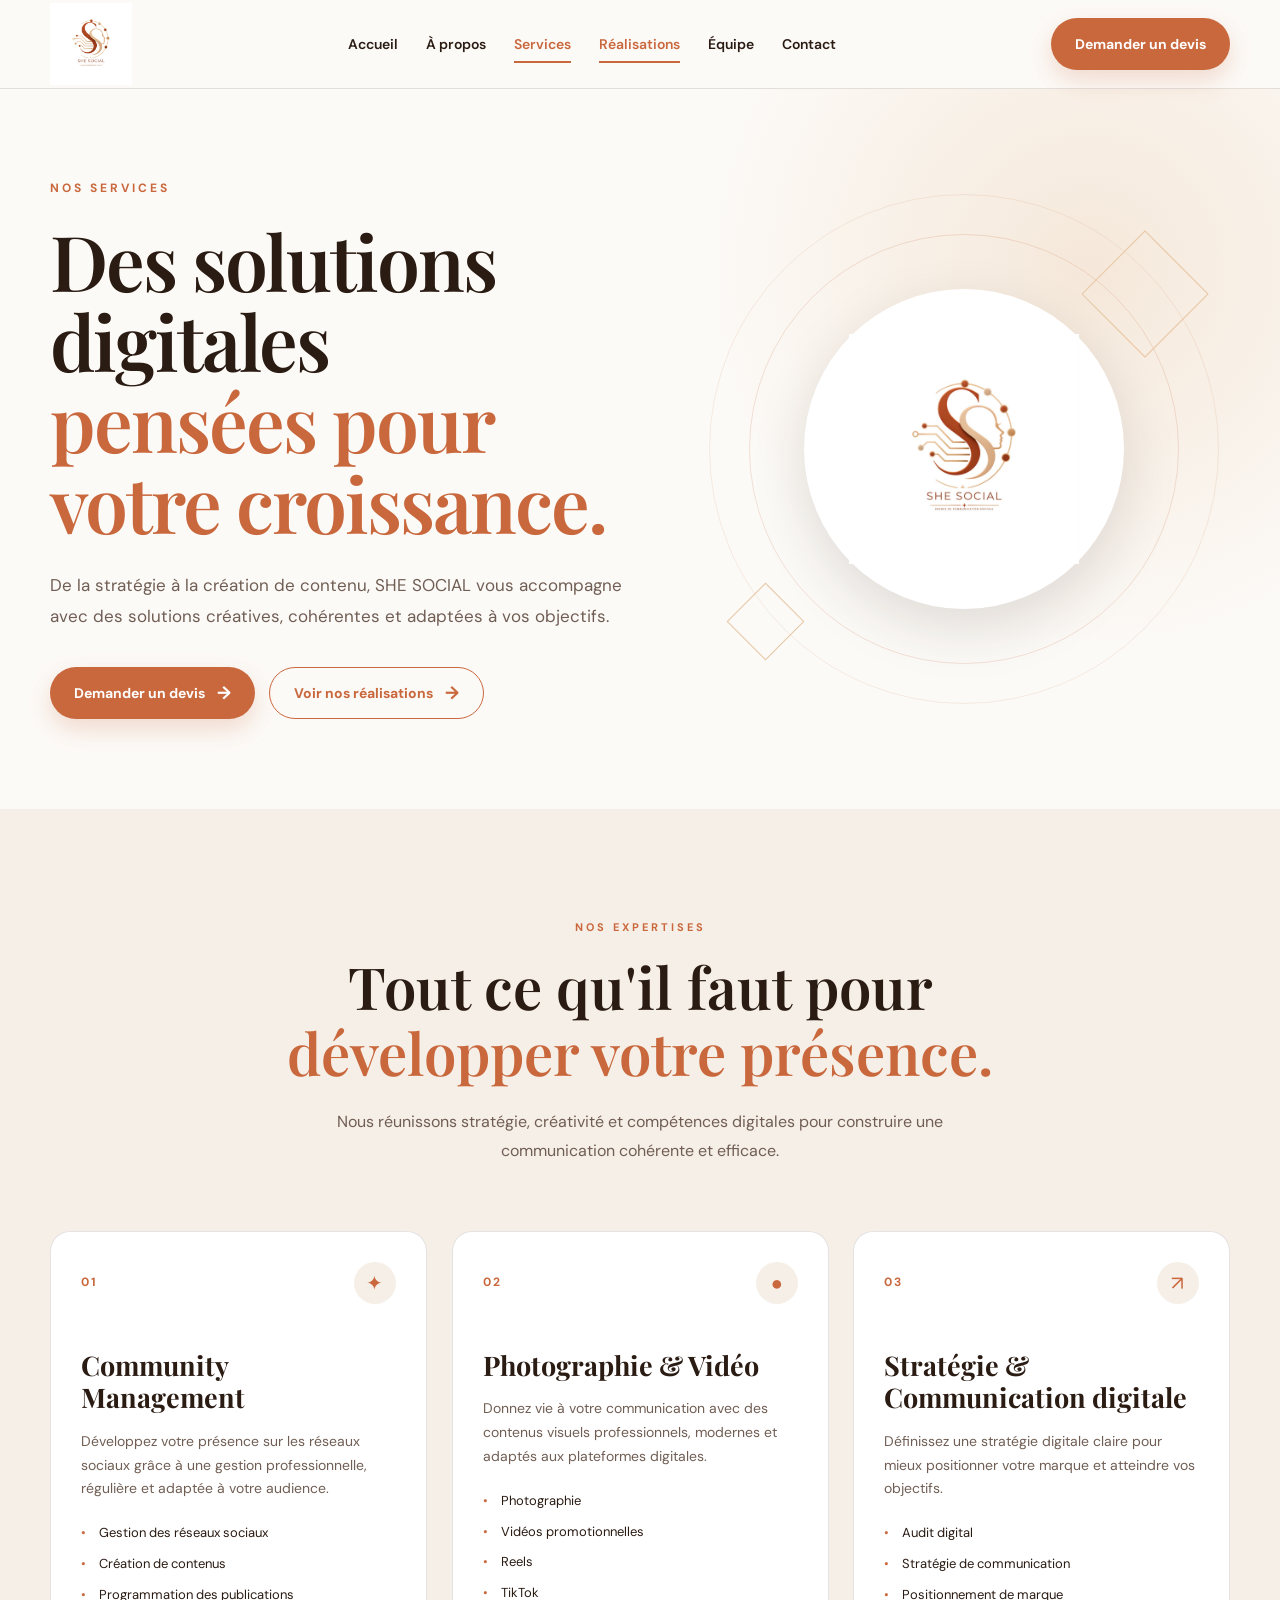
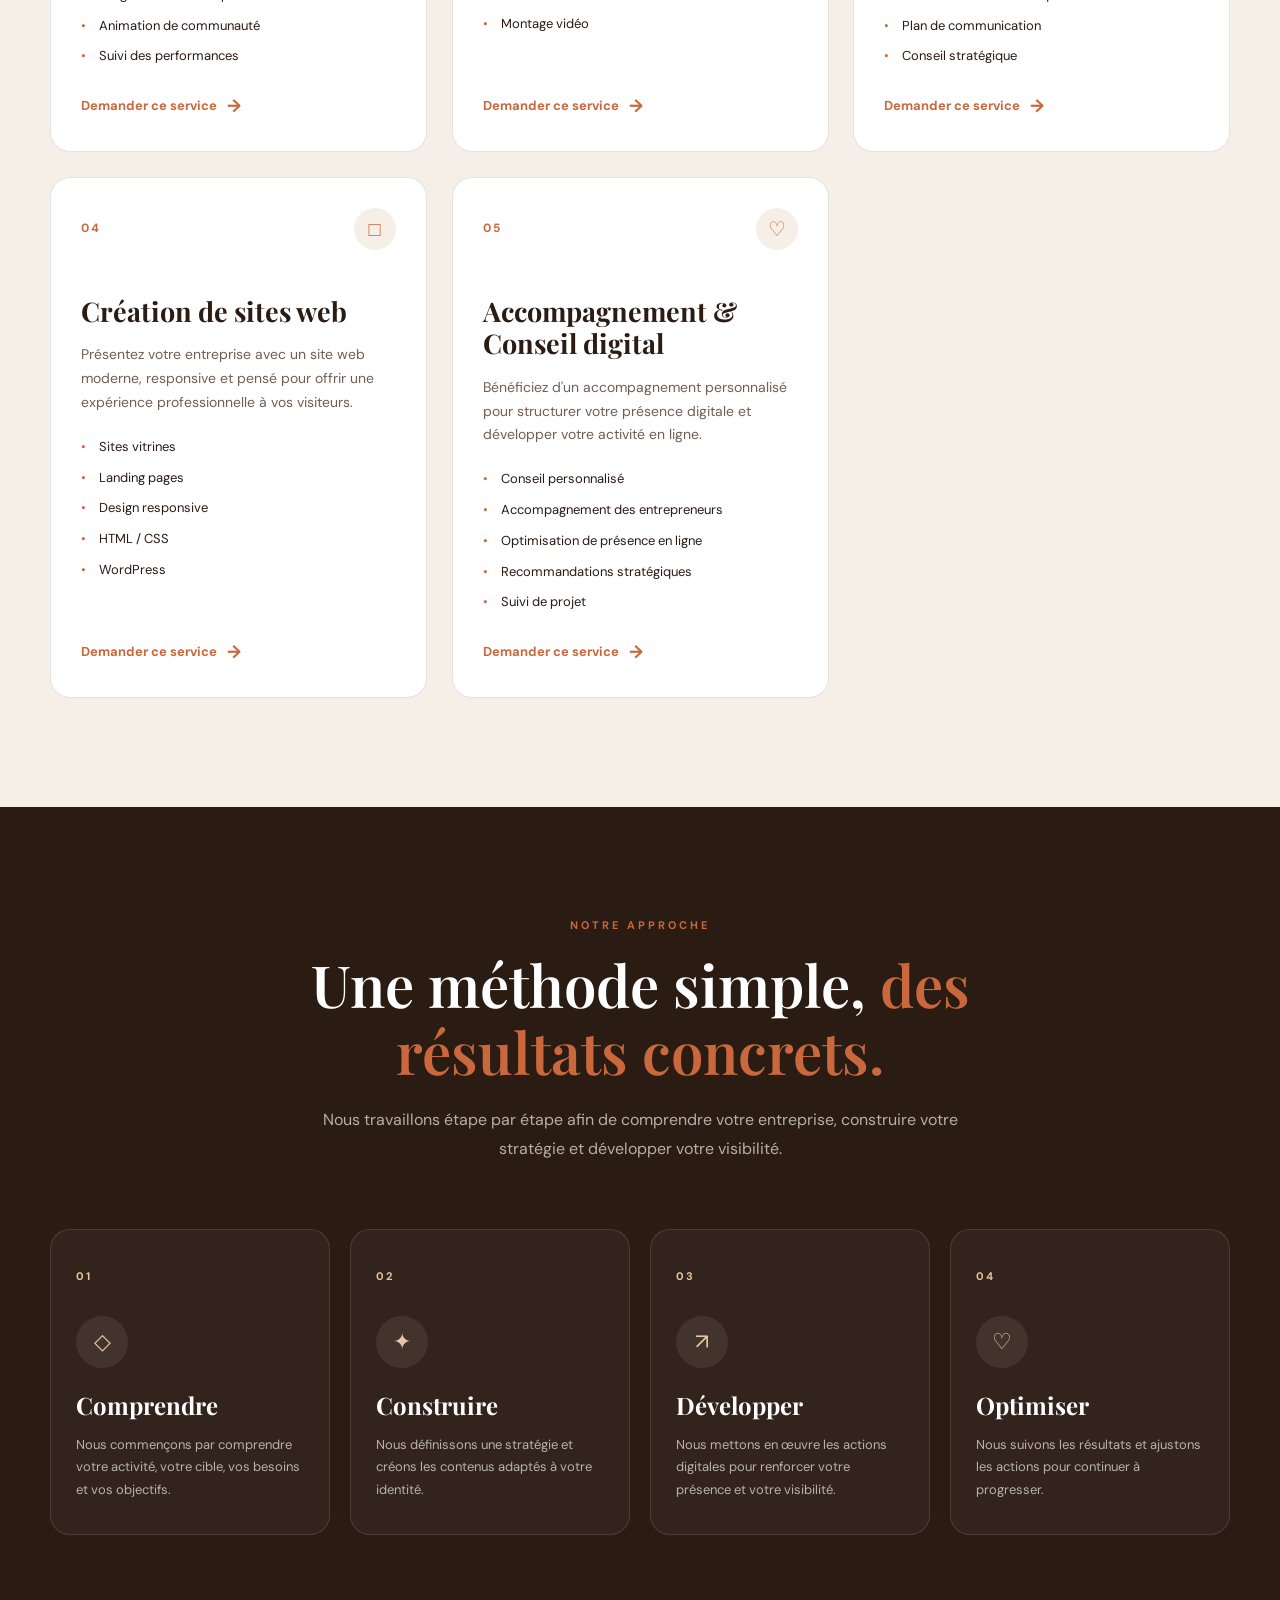
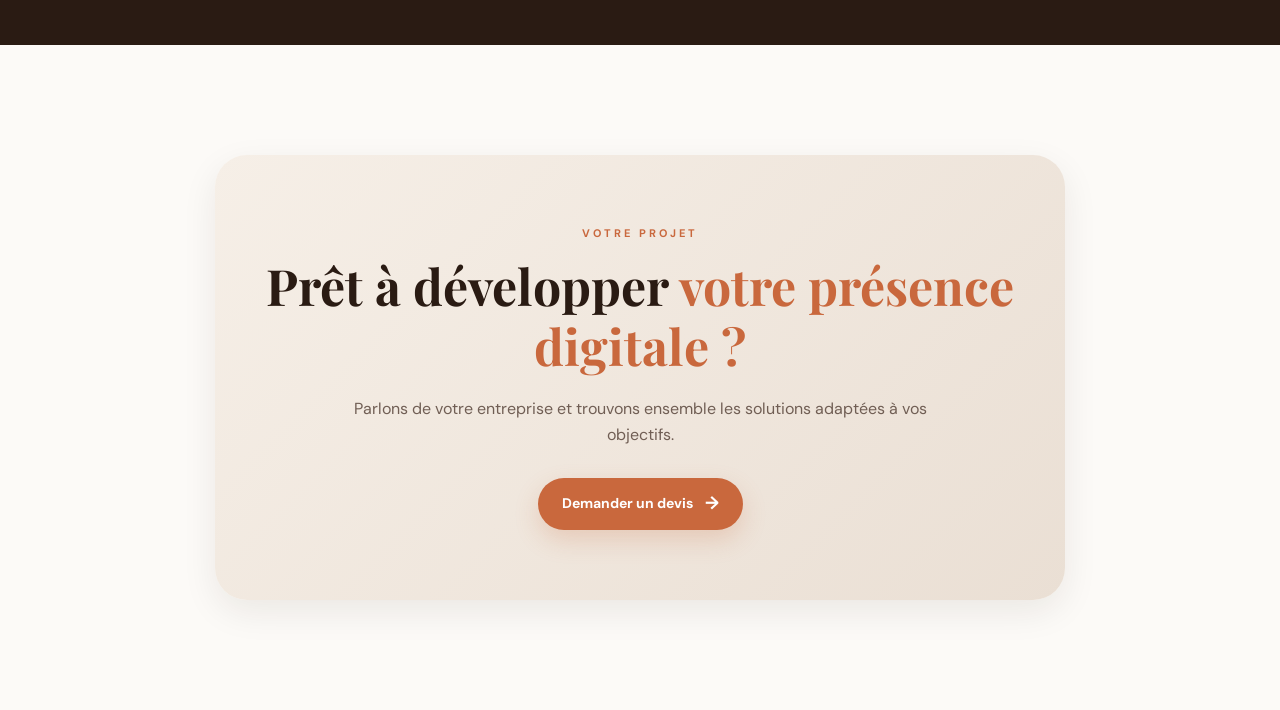
<file: pages/portfolio.html>
<!DOCTYPE html>
<html lang="fr">

<head>

    <meta charset="UTF-8">

    <meta name="viewport" content="width=device-width, initial-scale=1.0">

    <meta
        name="description"
        content="Découvrez les services de SHE SOCIAL : community management, photographie, vidéo, stratégie digitale, création de sites web et accompagnement digital."
    >

    <title>Services — SHE SOCIAL</title>

    <!-- =========================
         GOOGLE FONTS
    ========================== -->

    <link rel="preconnect" href="https://fonts.googleapis.com">

    <link
        rel="preconnect"
        href="https://fonts.gstatic.com"
        crossorigin
    >

    <link
        href="https://fonts.googleapis.com/css2?family=DM+Sans:wght@400;500;600;700&family=Playfair+Display:wght@500;600;700&display=swap"
        rel="stylesheet"
    >

    <!-- =========================
         CSS
    ========================== -->

    <link rel="stylesheet" href="../CSS/style.css">
    <link rel="stylesheet" href="../CSS/responsive.css">
    <link rel="stylesheet" href="../CSS/animations.css">

</head>


<body>

    <!-- =====================================================
         NAVIGATION
    ====================================================== -->

    <header class="navbar">

        <div class="container navbar-container">

            <!-- LOGO -->

            <a href="../index.html" class="logo">

                <img
                    src="../images/logo.jpg"
                    alt="Logo SHE SOCIAL"
                >

            </a>


            <!-- MENU -->

            <nav class="nav-menu">

                <a href="../index.html">
                    Accueil
                </a>

                <a href="about.html">
                    À propos
                </a>

                <a
                    href="services.html"
                    class="active"
                >
                    Services
                </a>

                <a href="portfolio.html">
                    Réalisations
                </a>

                <a href="team.html">
                    Équipe
                </a>

                <a href="contact.html">
                    Contact
                </a>

            </nav>


            <!-- BOUTON -->

            <a
                href="contact.html"
                class="btn btn-primary"
            >
                Demander un devis
            </a>


            <!-- MENU MOBILE -->

            <button
                class="menu-toggle"
                type="button"
                aria-label="Ouvrir le menu"
                aria-expanded="false"
            >

                <span></span>
                <span></span>
                <span></span>

            </button>

        </div>

    </header>


    <!-- =====================================================
         CONTENU PRINCIPAL
    ====================================================== -->

    <main>

        <!-- =================================================
             HERO SERVICES
        ================================================== -->

        <section class="hero page-hero">

            <div class="container hero-container">

                <div class="hero-content">

                    <p class="hero-label">
                        NOS SERVICES
                    </p>

                    <h1>

                        Des solutions digitales

                        <br>

                        <span>
                            pensées pour votre croissance.
                        </span>

                    </h1>

                    <p class="hero-description">

                        De la stratégie à la création de contenu,
                        SHE SOCIAL vous accompagne avec des solutions
                        créatives, cohérentes et adaptées à vos objectifs.

                    </p>

                    <div class="hero-buttons">

                        <a
                            href="contact.html"
                            class="btn btn-primary"
                        >

                            Demander un devis

                            <span>→</span>

                        </a>

                        <a
                            href="portfolio.html"
                            class="btn btn-outline"
                        >

                            Voir nos réalisations

                            <span>→</span>

                        </a>

                    </div>

                </div>


                <!-- VISUEL -->

                <div class="hero-visual">

                    <div class="hero-circle circle-one"></div>

                    <div class="hero-circle circle-two"></div>

                    <div class="hero-logo-container">

                        <img
                            src="../images/logo.jpg"
                            alt="Logo SHE SOCIAL"
                            class="hero-logo"
                        >

                    </div>

                    <div class="hero-decoration decoration-one"></div>

                    <div class="hero-decoration decoration-two"></div>

                </div>

            </div>

        </section>


        <!-- =================================================
             SERVICES
        ================================================== -->

        <section class="services-section">

            <div class="container">

                <div class="section-heading services-heading">

                    <p class="section-label">
                        NOS EXPERTISES
                    </p>

                    <h2>

                        Tout ce qu'il faut pour

                        <span>
                            développer votre présence.
                        </span>

                    </h2>

                    <p class="section-intro">

                        Nous réunissons stratégie, créativité et
                        compétences digitales pour construire une
                        communication cohérente et efficace.

                    </p>

                </div>


                <div class="services-grid">

                    <!-- SERVICE 01 -->

                    <article class="service-card">

                        <div class="service-top">

                            <span class="service-number">
                                01
                            </span>

                            <span class="service-icon">
                                ✦
                            </span>

                        </div>

                        <div class="service-content">

                            <h3>
                                Community Management
                            </h3>

                            <p>

                                Développez votre présence sur les réseaux
                                sociaux grâce à une gestion professionnelle,
                                régulière et adaptée à votre audience.

                            </p>

                            <ul>

                                <li>
                                    Gestion des réseaux sociaux
                                </li>

                                <li>
                                    Création de contenus
                                </li>

                                <li>
                                    Programmation des publications
                                </li>

                                <li>
                                    Animation de communauté
                                </li>

                                <li>
                                    Suivi des performances
                                </li>

                            </ul>

                        </div>

                        <a
                            href="contact.html"
                            class="service-link"
                        >

                            Demander ce service

                            <span>→</span>

                        </a>

                    </article>


                    <!-- SERVICE 02 -->

                    <article class="service-card">

                        <div class="service-top">

                            <span class="service-number">
                                02
                            </span>

                            <span class="service-icon">
                                ●
                            </span>

                        </div>

                        <div class="service-content">

                            <h3>
                                Photographie & Vidéo
                            </h3>

                            <p>

                                Donnez vie à votre communication avec des
                                contenus visuels professionnels, modernes
                                et adaptés aux plateformes digitales.

                            </p>

                            <ul>

                                <li>
                                    Photographie
                                </li>

                                <li>
                                    Vidéos promotionnelles
                                </li>

                                <li>
                                    Reels
                                </li>

                                <li>
                                    TikTok
                                </li>

                                <li>
                                    Montage vidéo
                                </li>

                            </ul>

                        </div>

                        <a
                            href="contact.html"
                            class="service-link"
                        >

                            Demander ce service

                            <span>→</span>

                        </a>

                    </article>


                    <!-- SERVICE 03 -->

                    <article class="service-card">

                        <div class="service-top">

                            <span class="service-number">
                                03
                            </span>

                            <span class="service-icon">
                                ↗️
                            </span>

                        </div>

                        <div class="service-content">

                            <h3>
                                Stratégie & Communication digitale
                            </h3>

                            <p>

                                Définissez une stratégie digitale claire
                                pour mieux positionner votre marque et
                                atteindre vos objectifs.

                            </p>

                            <ul>

                                <li>
                                    Audit digital
                                </li>

                                <li>
                                    Stratégie de communication
                                </li>

                                <li>
                                    Positionnement de marque
                                </li>

                                <li>
                                    Plan de communication
                                </li>

                                <li>
                                    Conseil stratégique
                                </li>

                            </ul>

                        </div>

                        <a
                            href="contact.html"
                            class="service-link"
                        >

                            Demander ce service

                            <span>→</span>

                        </a>

                    </article>


                    <!-- SERVICE 04 -->

                    <article class="service-card">

                        <div class="service-top">

                            <span class="service-number">
                                04
                            </span>

                            <span class="service-icon">
                                □
                            </span>

                        </div>

                        <div class="service-content">

                            <h3>
                                Création de sites web
                            </h3>

                            <p>

                                Présentez votre entreprise avec un site web
                                moderne, responsive et pensé pour offrir
                                une expérience professionnelle à vos visiteurs.

                            </p>

                            <ul>

                                <li>
                                    Sites vitrines
                                </li>

                                <li>
                                    Landing pages
                                </li>

                                <li>
                                    Design responsive
                                </li>

                                <li>
                                    HTML / CSS
                                </li>

                                <li>
                                    WordPress
                                </li>

                            </ul>

                        </div>

                        <a
                            href="contact.html"
                            class="service-link"
                        >

                            Demander ce service

                            <span>→</span>

                        </a>

                    </article>


                    <!-- SERVICE 05 -->

                    <article class="service-card">

                        <div class="service-top">

                            <span class="service-number">
                                05
                            </span>

                            <span class="service-icon">
                                ♡
                            </span>

                        </div>

                        <div class="service-content">

                            <h3>
                                Accompagnement & Conseil digital
                            </h3>

                            <p>

                                Bénéficiez d'un accompagnement personnalisé
                                pour structurer votre présence digitale et
                                développer votre activité en ligne.

                            </p>

                            <ul>

                                <li>
                                    Conseil personnalisé
                                </li>

                                <li>
                                    Accompagnement des entrepreneurs
                                </li>

                                <li>
                                    Optimisation de présence en ligne
                                </li>

                                <li>
                                    Recommandations stratégiques
                                </li>

                                <li>
                                    Suivi de projet
                                </li>

                            </ul>

                        </div>

                        <a
                            href="contact.html"
                            class="service-link"
                        >

                            Demander ce service

                            <span>→</span>

                        </a>

                    </article>

                </div>

            </div>

        </section>


        <!-- =================================================
             NOTRE APPROCHE
        ================================================== -->

        <section class="why-section">

            <div class="container">

                <div class="section-heading">

                    <p class="section-label">
                        NOTRE APPROCHE
                    </p>

                    <h2>

                        Une méthode simple,

                        <span>
                            des résultats concrets.
                        </span>

                    </h2>

                    <p class="section-intro">

                        Nous travaillons étape par étape afin de
                        comprendre votre entreprise, construire votre
                        stratégie et développer votre visibilité.

                    </p>

                </div>


                <div class="why-grid">

                    <article class="why-card">

                        <span class="why-number">
                            01
                        </span>

                        <div class="why-icon">
                            ◇
                        </div>

                        <h3>
                            Comprendre
                        </h3>

                        <p>

                            Nous commençons par comprendre votre activité,
                            votre cible, vos besoins et vos objectifs.

                        </p>

                    </article>


                    <article class="why-card">

                        <span class="why-number">
                            02
                        </span>

                        <div class="why-icon">
                            ✦
                        </div>

                        <h3>
                            Construire
                        </h3>

                        <p>

                            Nous définissons une stratégie et créons
                            les contenus adaptés à votre identité.

                        </p>

                    </article>


                    <article class="why-card">

                        <span class="why-number">
                            03
                        </span>

                        <div class="why-icon">
                            ↗️
                        </div>

                        <h3>
                            Développer
                        </h3>

                        <p>

                            Nous mettons en œuvre les actions digitales
                            pour renforcer votre présence et votre visibilité.

                        </p>

                    </article>


                    <article class="why-card">

                        <span class="why-number">
                            04
                        </span>

                        <div class="why-icon">
                            ♡
                        </div>

                        <h3>
                            Optimiser
                        </h3>

                        <p>

                            Nous suivons les résultats et ajustons
                            les actions pour continuer à progresser.

                        </p>

                    </article>

                </div>

            </div>

        </section>


        <!-- =================================================
             CTA
        ================================================== -->

        <section class="portfolio-section">

            <div class="container">

                <div class="portfolio-message">

                    <p class="portfolio-message-label">
                        VOTRE PROJET
                    </p>

                    <h3>

                        Prêt à développer

                        <span>
                            votre présence digitale ?
                        </span>

                    </h3>

                    <p>

                        Parlons de votre entreprise et trouvons
                        ensemble les solutions adaptées à vos objectifs.

                    </p>

                    <a
                        href="contact.html"
                        class="btn btn-primary"
                    >

                        Demander un devis

                        <span>→</span>

                    </a>

                </div>

            </div>

        </section>

    </main>


    <!-- =====================================================
         JAVASCRIPT
    ====================================================== -->

    <script src="../JS/script.js"></script>

</body>

</html>
</file>
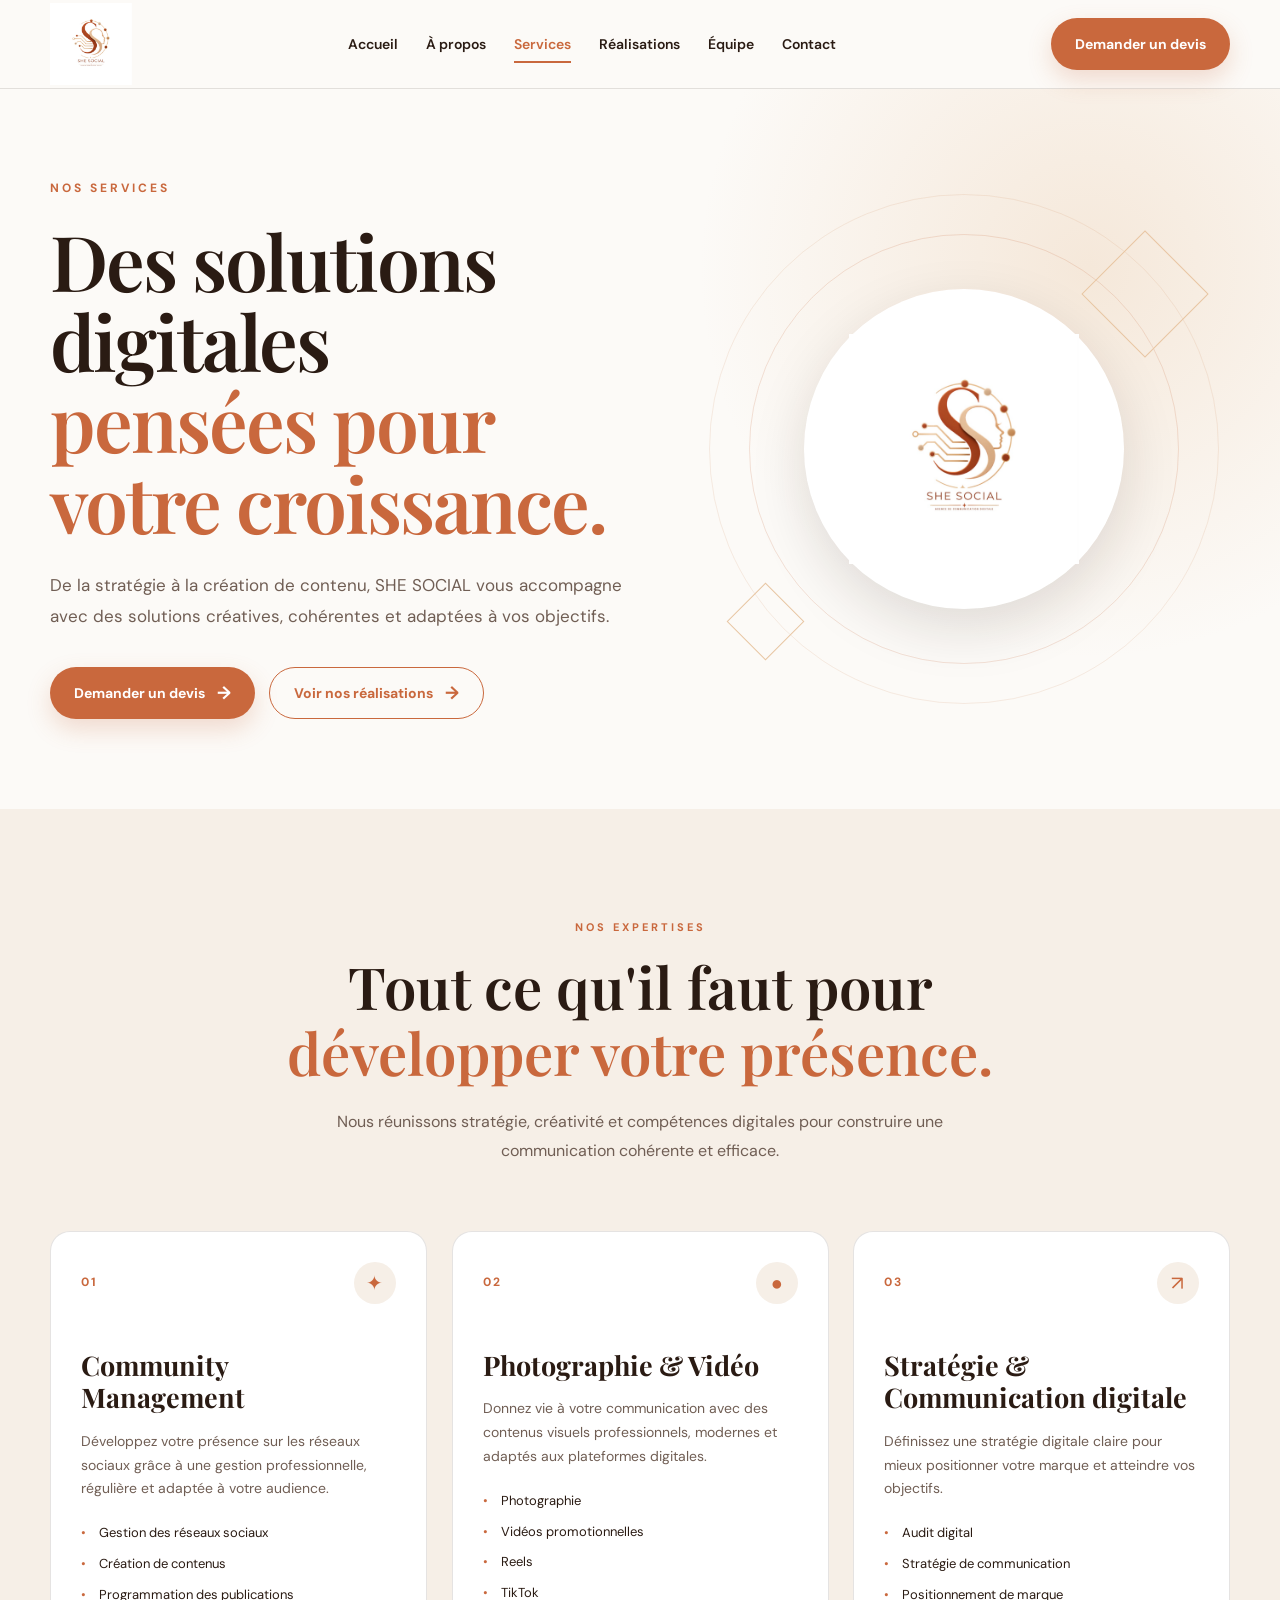
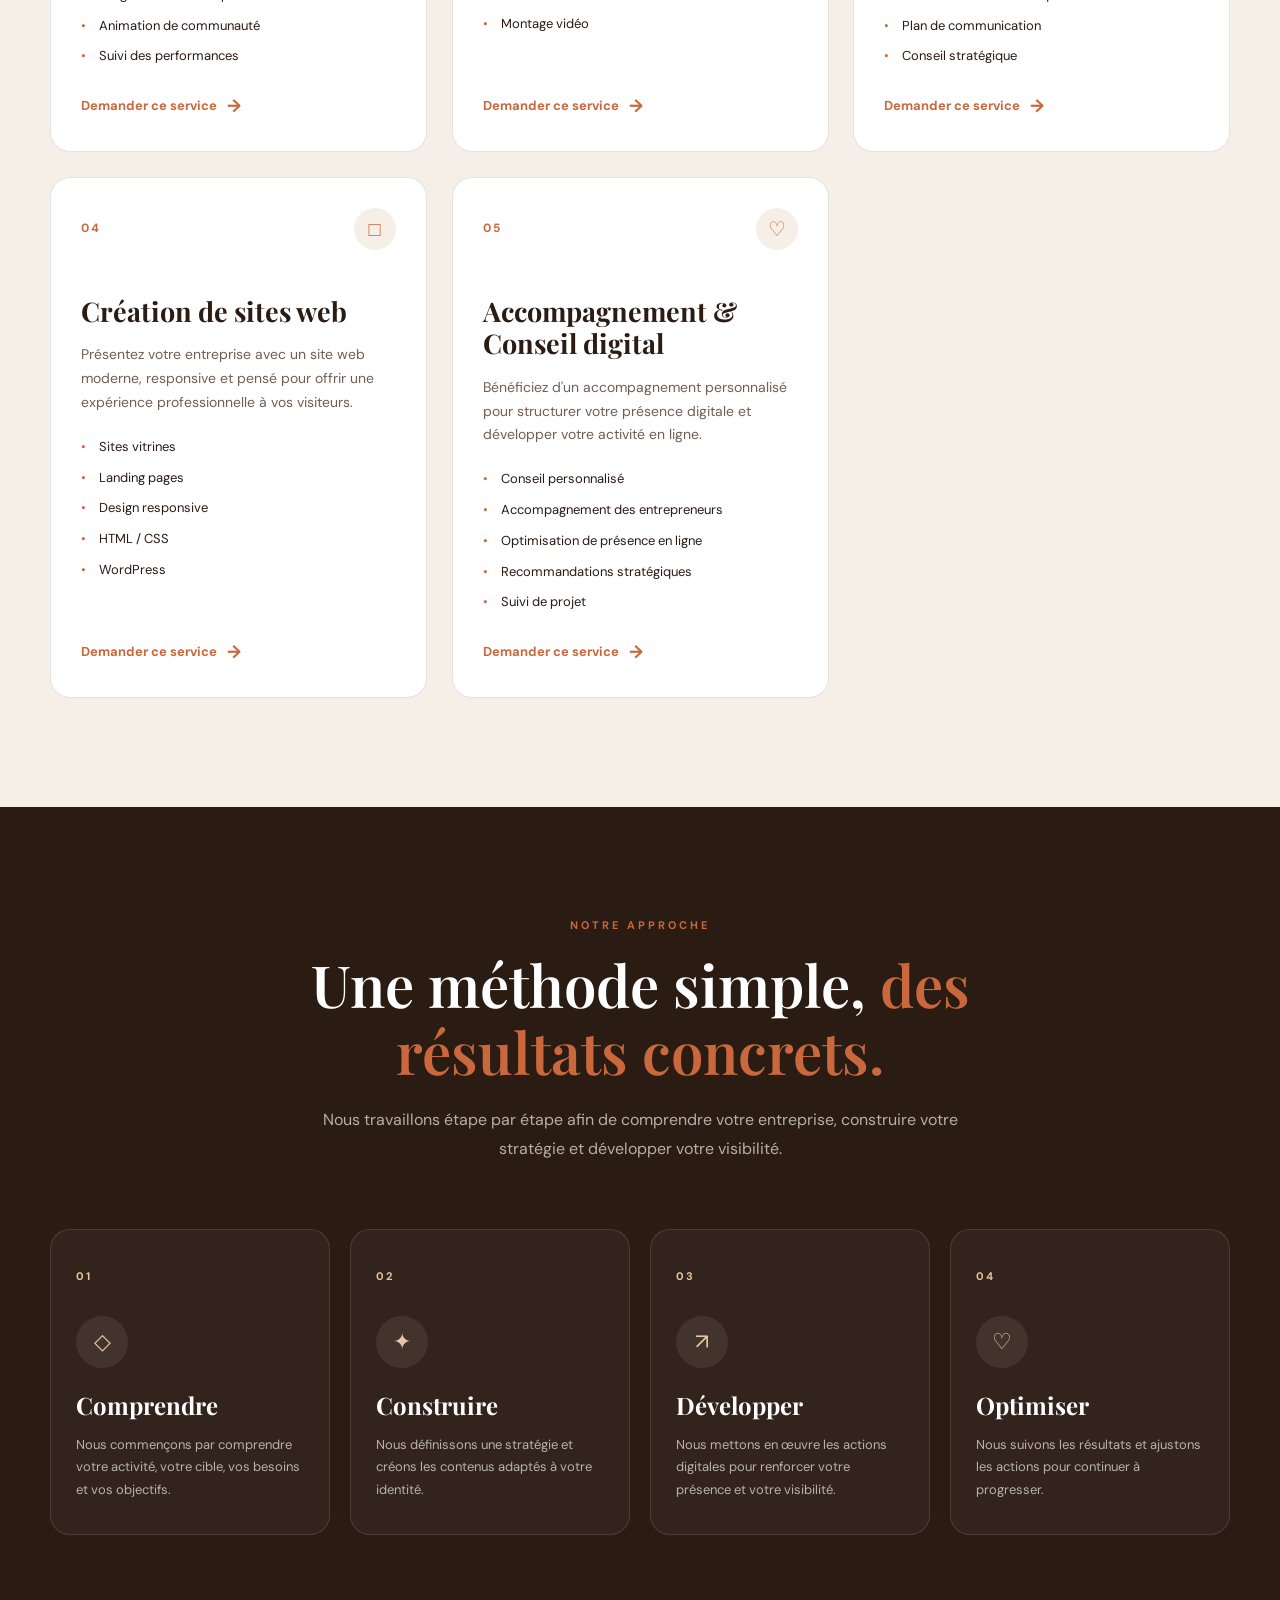
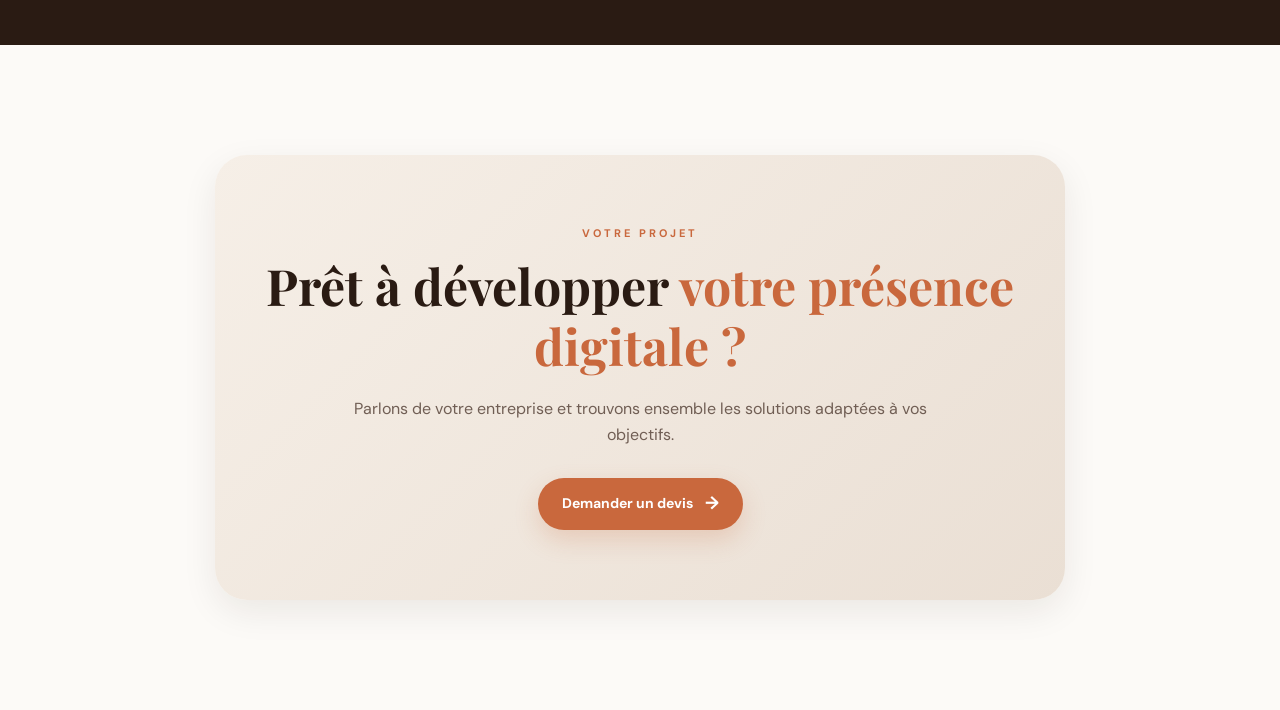
<file: pages/services.html>
<!DOCTYPE html>
<html lang="fr">

<head>

    <meta charset="UTF-8">

    <meta name="viewport" content="width=device-width, initial-scale=1.0">

    <meta
        name="description"
        content="Découvrez les services de SHE SOCIAL : community management, photographie, vidéo, stratégie digitale, création de sites web et accompagnement digital."
    >

    <title>Services — SHE SOCIAL</title>


    <!-- =========================
         GOOGLE FONTS
    ========================== -->

    <link rel="preconnect" href="https://fonts.googleapis.com">

    <link
        rel="preconnect"
        href="https://fonts.gstatic.com"
        crossorigin
    >

    <link
        href="https://fonts.googleapis.com/css2?family=DM+Sans:wght@400;500;600;700&family=Playfair+Display:wght@500;600;700&display=swap"
        rel="stylesheet"
    >


    <!-- =========================
         CSS
    ========================== -->

    <link rel="stylesheet" href="../CSS/style.css">

    <link rel="stylesheet" href="../CSS/responsive.css">

    <link rel="stylesheet" href="../CSS/animations.css">

</head>


<body>


    <!-- =====================================================
         NAVIGATION
    ====================================================== -->

    <header class="navbar">

        <div class="container navbar-container">


            <!-- LOGO -->

            <a href="../index.html" class="logo">

                <img
                    src="../images/logo.jpg"
                    alt="Logo SHE SOCIAL"
                >

            </a>


            <!-- MENU -->

            <nav class="nav-menu">

                <a href="../index.html">
                    Accueil
                </a>

                <a href="about.html">
                    À propos
                </a>

                <a
                    href="services.html"
                    class="active"
                >
                    Services
                </a>

                <a href="portfolio.html">
                    Réalisations
                </a>

                <a href="team.html">
                    Équipe
                </a>

                <a href="contact.html">
                    Contact
                </a>

            </nav>


            <!-- BOUTON -->

            <a
                href="contact.html"
                class="btn btn-primary"
            >
                Demander un devis
            </a>


            <!-- MENU MOBILE -->

            <button
                class="menu-toggle"
                type="button"
                aria-label="Ouvrir le menu"
                aria-expanded="false"
            >

                <span></span>

                <span></span>

                <span></span>

            </button>

        </div>

    </header>



    <!-- =====================================================
         CONTENU PRINCIPAL
    ====================================================== -->

    <main>


        <!-- =================================================
             HERO SERVICES
        ================================================== -->

        <section class="hero page-hero">

            <div class="container hero-container">


                <div class="hero-content">

                    <p class="hero-label">
                        NOS SERVICES
                    </p>


                    <h1>

                        Des solutions digitales

                        <br>

                        <span>
                            pensées pour votre croissance.
                        </span>

                    </h1>


                    <p class="hero-description">

                        De la stratégie à la création de contenu,
                        SHE SOCIAL vous accompagne avec des solutions
                        créatives, cohérentes et adaptées à vos objectifs.

                    </p>


                    <div class="hero-buttons">

                        <a
                            href="contact.html"
                            class="btn btn-primary"
                        >

                            Demander un devis

                            <span>→</span>

                        </a>


                        <a
                            href="portfolio.html"
                            class="btn btn-outline"
                        >

                            Voir nos réalisations

                            <span>→</span>

                        </a>

                    </div>

                </div>


                <!-- VISUEL -->

                <div class="hero-visual">

                    <div class="hero-circle circle-one"></div>

                    <div class="hero-circle circle-two"></div>


                    <div class="hero-logo-container">

                        <img
                            src="../images/logo.jpg"
                            alt="Logo SHE SOCIAL"
                            class="hero-logo"
                        >

                    </div>


                    <div class="hero-decoration decoration-one"></div>

                    <div class="hero-decoration decoration-two"></div>

                </div>

            </div>

        </section>



        <!-- =================================================
             SERVICES
        ================================================== -->

        <section class="services-section">

            <div class="container">


                <div class="section-heading services-heading">

                    <p class="section-label">
                        NOS EXPERTISES
                    </p>


                    <h2>

                        Tout ce qu'il faut pour

                        <span>
                            développer votre présence.
                        </span>

                    </h2>


                    <p class="section-intro">

                        Nous réunissons stratégie, créativité et
                        compétences digitales pour construire une
                        communication cohérente et efficace.

                    </p>

                </div>



                <div class="services-grid">


                    <!-- =================================================
                         SERVICE 01
                    ================================================== -->

                    <article class="service-card">

                        <div class="service-top">

                            <span class="service-number">
                                01
                            </span>

                            <span class="service-icon">
                                ✦
                            </span>

                        </div>


                        <div class="service-content">

                            <h3>
                                Community Management
                            </h3>


                            <p>

                                Développez votre présence sur les réseaux
                                sociaux grâce à une gestion professionnelle,
                                régulière et adaptée à votre audience.

                            </p>


                            <ul>

                                <li>
                                    Gestion des réseaux sociaux
                                </li>

                                <li>
                                    Création de contenus
                                </li>

                                <li>
                                    Programmation des publications
                                </li>

                                <li>
                                    Animation de communauté
                                </li>

                                <li>
                                    Suivi des performances
                                </li>

                            </ul>

                        </div>


                        <a
                            href="contact.html"
                            class="service-link"
                        >

                            Demander ce service

                            <span>→</span>

                        </a>

                    </article>



                    <!-- =================================================
                         SERVICE 02
                    ================================================== -->

                    <article class="service-card">

                        <div class="service-top">

                            <span class="service-number">
                                02
                            </span>

                            <span class="service-icon">
                                ●
                            </span>

                        </div>


                        <div class="service-content">

                            <h3>
                                Photographie & Vidéo
                            </h3>


                            <p>

                                Donnez vie à votre communication avec des
                                contenus visuels professionnels, modernes
                                et adaptés aux plateformes digitales.

                            </p>


                            <ul>

                                <li>
                                    Photographie
                                </li>

                                <li>
                                    Vidéos promotionnelles
                                </li>

                                <li>
                                    Reels
                                </li>

                                <li>
                                    TikTok
                                </li>

                                <li>
                                    Montage vidéo
                                </li>

                            </ul>

                        </div>


                        <a
                            href="contact.html"
                            class="service-link"
                        >

                            Demander ce service

                            <span>→</span>

                        </a>

                    </article>



                    <!-- =================================================
                         SERVICE 03
                    ================================================== -->

                    <article class="service-card">

                        <div class="service-top">

                            <span class="service-number">
                                03
                            </span>

                            <span class="service-icon">
                                ↗️
                            </span>

                        </div>


                        <div class="service-content">

                            <h3>
                                Stratégie & Communication digitale
                            </h3>


                            <p>

                                Définissez une stratégie digitale claire
                                pour mieux positionner votre marque et
                                atteindre vos objectifs.

                            </p>


                            <ul>

                                <li>
                                    Audit digital
                                </li>

                                <li>
                                    Stratégie de communication
                                </li>

                                <li>
                                    Positionnement de marque
                                </li>

                                <li>
                                    Plan de communication
                                </li>

                                <li>
                                    Conseil stratégique
                                </li>

                            </ul>

                        </div>


                        <a
                            href="contact.html"
                            class="service-link"
                        >

                            Demander ce service

                            <span>→</span>

                        </a>

                    </article>



                    <!-- =================================================
                         SERVICE 04
                    ================================================== -->

                    <article class="service-card">

                        <div class="service-top">

                            <span class="service-number">
                                04
                            </span>

                            <span class="service-icon">
                                □
                            </span>

                        </div>


                        <div class="service-content">

                            <h3>
                                Création de sites web
                            </h3>


                            <p>

                                Présentez votre entreprise avec un site web
                                moderne, responsive et pensé pour offrir
                                une expérience professionnelle à vos visiteurs.

                            </p>


                            <ul>

                                <li>
                                    Sites vitrines
                                </li>

                                <li>
                                    Landing pages
                                </li>

                                <li>
                                    Design responsive
                                </li>

                                <li>
                                    HTML / CSS
                                </li>

                                <li>
                                    WordPress
                                </li>

                            </ul>

                        </div>


                        <a
                            href="contact.html"
                            class="service-link"
                        >

                            Demander ce service

                            <span>→</span>

                        </a>

                    </article>



                    <!-- =================================================
                         SERVICE 05
                    ================================================== -->

                    <article class="service-card">

                        <div class="service-top">

                            <span class="service-number">
                                05
                            </span>

                            <span class="service-icon">
                                ♡
                            </span>

                        </div>


                        <div class="service-content">

                            <h3>
                                Accompagnement & Conseil digital
                            </h3>


                            <p>

                                Bénéficiez d'un accompagnement personnalisé
                                pour structurer votre présence digitale et
                                développer votre activité en ligne.

                            </p>


                            <ul>

                                <li>
                                    Conseil personnalisé
                                </li>

                                <li>
                                    Accompagnement des entrepreneurs
                                </li>

                                <li>
                                    Optimisation de présence en ligne
                                </li>

                                <li>
                                    Recommandations stratégiques
                                </li>

                                <li>
                                    Suivi de projet
                                </li>

                            </ul>

                        </div>


                        <a
                            href="contact.html"
                            class="service-link"
                        >

                            Demander ce service

                            <span>→</span>

                        </a>

                    </article>


                </div>

            </div>

        </section>



        <!-- =================================================
             NOTRE APPROCHE
        ================================================== -->

        <section class="why-section">

            <div class="container">


                <div class="section-heading">

                    <p class="section-label">
                        NOTRE APPROCHE
                    </p>


                    <h2>

                        Une méthode simple,

                        <span>
                            des résultats concrets.
                        </span>

                    </h2>


                    <p class="section-intro">

                        Nous travaillons étape par étape afin de
                        comprendre votre entreprise, construire votre
                        stratégie et développer votre visibilité.

                    </p>

                </div>



                <div class="why-grid">


                    <!-- 01 -->

                    <article class="why-card">

                        <span class="why-number">
                            01
                        </span>


                        <div class="why-icon">
                            ◇
                        </div>


                        <h3>
                            Comprendre
                        </h3>


                        <p>

                            Nous commençons par comprendre votre activité,
                            votre cible, vos besoins et vos objectifs.

                        </p>

                    </article>



                    <!-- 02 -->

                    <article class="why-card">

                        <span class="why-number">
                            02
                        </span>


                        <div class="why-icon">
                            ✦
                        </div>


                        <h3>
                            Construire
                        </h3>


                        <p>

                            Nous définissons une stratégie et créons
                            les contenus adaptés à votre identité.

                        </p>

                    </article>



                    <!-- 03 -->

                    <article class="why-card">

                        <span class="why-number">
                            03
                        </span>


                        <div class="why-icon">
                            ↗️
                        </div>


                        <h3>
                            Développer
                        </h3>


                        <p>

                            Nous mettons en œuvre les actions digitales
                            pour renforcer votre présence et votre visibilité.

                        </p>

                    </article>



                    <!-- 04 -->

                    <article class="why-card">

                        <span class="why-number">
                            04
                        </span>


                        <div class="why-icon">
                            ♡
                        </div>


                        <h3>
                            Optimiser
                        </h3>


                        <p>

                            Nous suivons les résultats et ajustons
                            les actions pour continuer à progresser.

                        </p>

                    </article>


                </div>

            </div>

        </section>



        <!-- =================================================
             CTA
        ================================================== -->

        <section class="portfolio-section">

            <div class="container">


                <div class="portfolio-message">

                    <p class="portfolio-message-label">
                        VOTRE PROJET
                    </p>


                    <h3>

                        Prêt à développer

                        <span>
                            votre présence digitale ?
                        </span>

                    </h3>


                    <p>

                        Parlons de votre entreprise et trouvons
                        ensemble les solutions adaptées à vos objectifs.

                    </p>


                    <a
                        href="contact.html"
                        class="btn btn-primary"
                    >

                        Demander un devis

                        <span>→</span>

                    </a>

                </div>

            </div>

        </section>


    </main>



    <!-- =====================================================
         JAVASCRIPT
    ====================================================== -->

    <script src="../JS/script.js"></script>

</body>

</html>
</file>
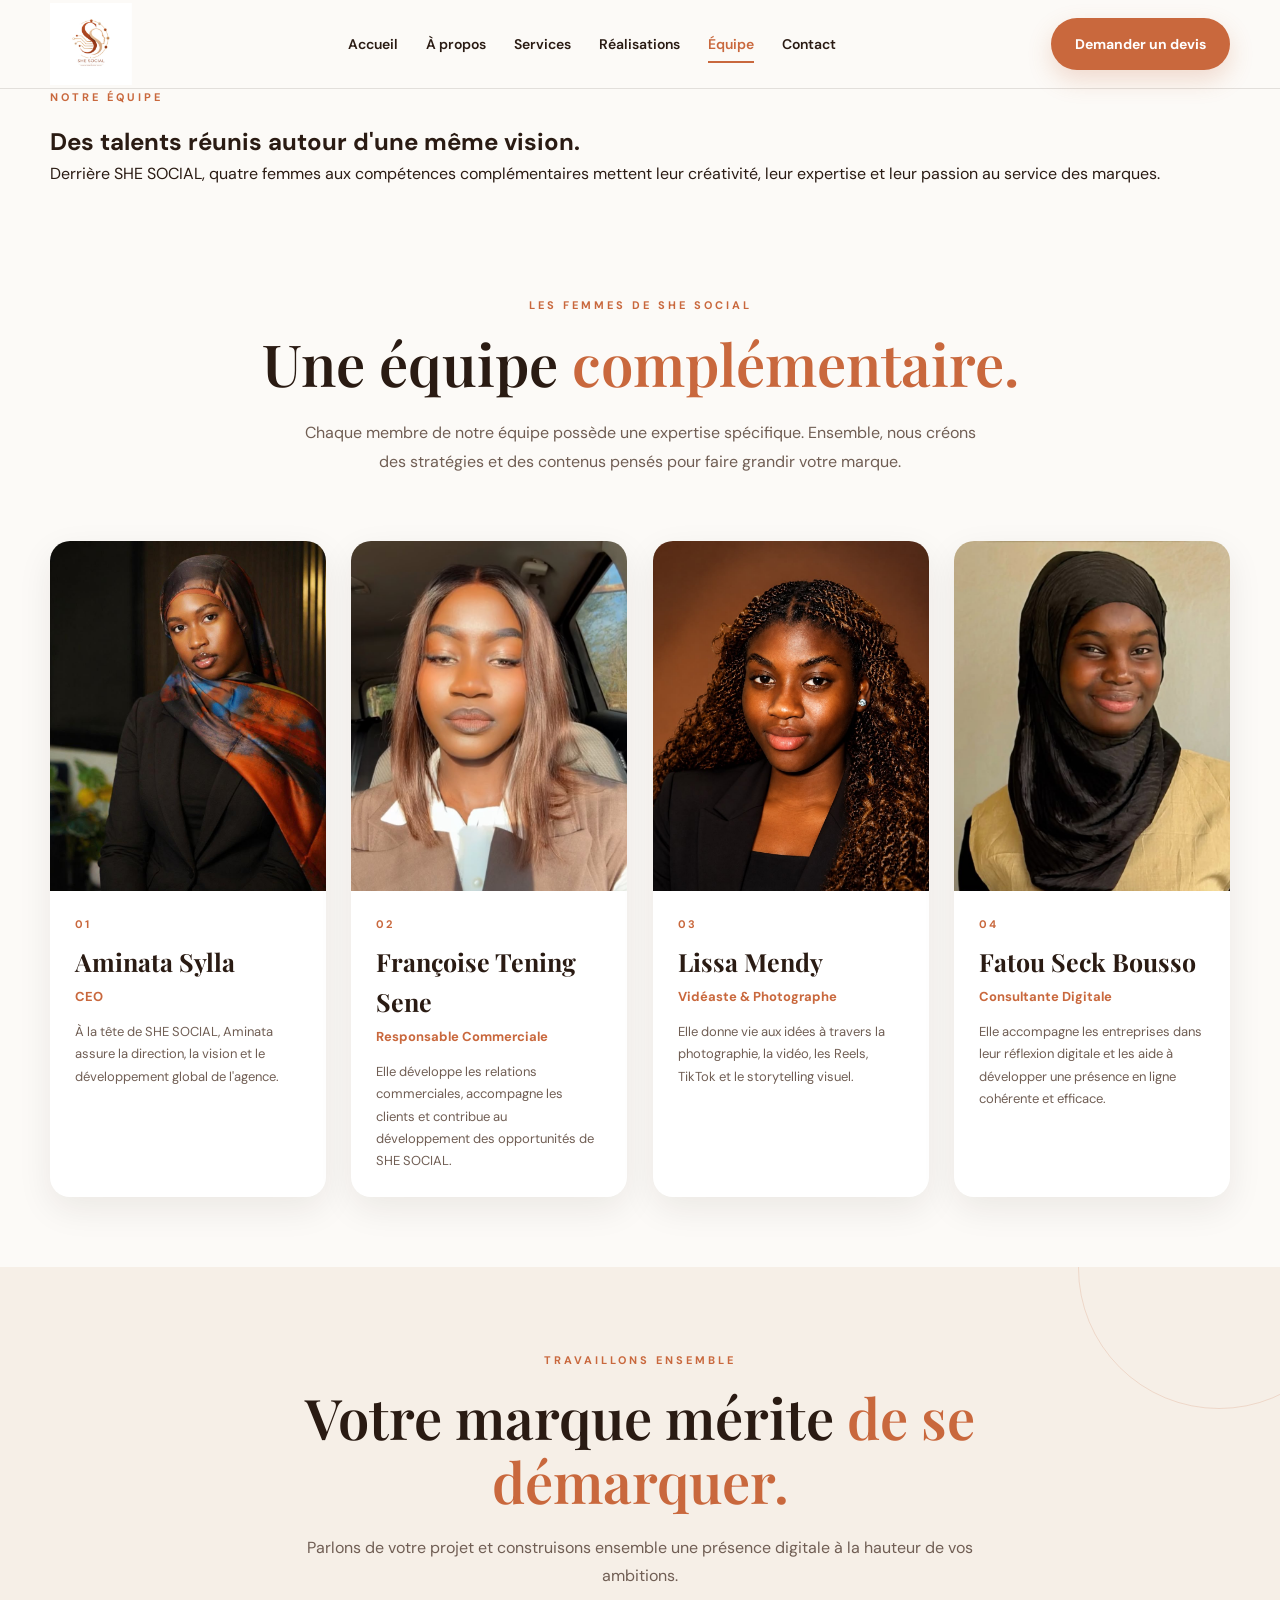
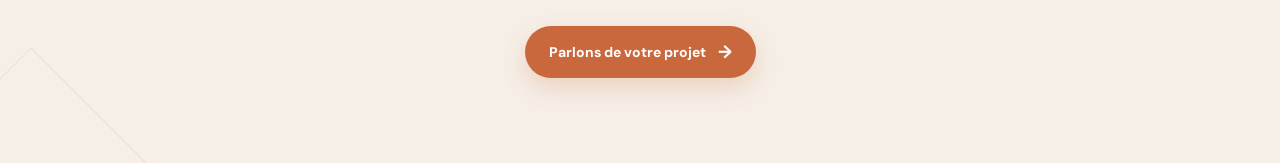
<file: pages/team.html>
<!DOCTYPE html>
<html lang="fr">

<head>

    <meta charset="UTF-8">

    <meta
        name="viewport"
        content="width=device-width, initial-scale=1.0"
    >

    <meta
        name="description"
        content="Découvrez l'équipe SHE SOCIAL, une équipe féminine de quatre talents spécialisée dans la communication digitale."
    >

    <title>Notre équipe — SHE SOCIAL</title>


    <!-- =====================================================
         GOOGLE FONTS
    ====================================================== -->

    <link rel="preconnect" href="https://fonts.googleapis.com">

    <link
        rel="preconnect"
        href="https://fonts.gstatic.com"
        crossorigin
    >

    <link
        href="https://fonts.googleapis.com/css2?family=DM+Sans:wght@400;500;600;700&family=Playfair+Display:wght@500;600;700&display=swap"
        rel="stylesheet"
    >


    <!-- =====================================================
         CSS
    ====================================================== -->

    <link
        rel="stylesheet"
        href="../CSS/style.css"
    >

    <link
        rel="stylesheet"
        href="../CSS/responsive.css"
    >

    <link
        rel="stylesheet"
        href="../CSS/animations.css"
    >

</head>


<body>


    <!-- =====================================================
         NAVIGATION
    ====================================================== -->

    <header class="navbar">

        <div class="container navbar-container">


            <!-- LOGO -->

            <a
                href="../index.html"
                class="logo"
            >

                <img
                    src="../images/logo.jpg"
                    alt="Logo SHE SOCIAL"
                >

            </a>


            <!-- MENU -->

            <nav class="nav-menu">

                <a href="../index.html">
                    Accueil
                </a>

                <a href="about.html">
                    À propos
                </a>

                <a href="services.html">
                    Services
                </a>

                <a href="portfolio.html">
                    Réalisations
                </a>

                <a
                    href="team.html"
                    class="active"
                >
                    Équipe
                </a>

                <a href="contact.html">
                    Contact
                </a>

            </nav>


            <!-- BOUTON DEVIS -->

            <a
                href="contact.html"
                class="btn btn-primary"
            >
                Demander un devis
            </a>


            <!-- MENU MOBILE -->

            <button
                class="menu-toggle"
                type="button"
                aria-label="Ouvrir le menu"
                aria-expanded="false"
            >

                <span></span>
                <span></span>
                <span></span>

            </button>

        </div>

    </header>



    <!-- =====================================================
         CONTENU PRINCIPAL
    ====================================================== -->

    <main>


        <!-- =================================================
             HERO
        ================================================== -->

        <section class="page-hero">

            <div class="container">

                <p class="section-label">
                    NOTRE ÉQUIPE
                </p>


                <h1>

                    Des talents réunis autour

                    <span>
                        d'une même vision.
                    </span>

                </h1>


                <p>

                    Derrière SHE SOCIAL, quatre femmes aux compétences
                    complémentaires mettent leur créativité, leur
                    expertise et leur passion au service des marques.

                </p>

            </div>

        </section>



        <!-- =================================================
             SECTION ÉQUIPE
        ================================================== -->

        <section class="team-section">

            <div class="container">


                <!-- INTRODUCTION -->

                <div class="section-heading">

                    <p class="section-label">
                        LES FEMMES DE SHE SOCIAL
                    </p>


                    <h2>

                        Une équipe

                        <span>
                            complémentaire.
                        </span>

                    </h2>


                    <p class="section-intro">

                        Chaque membre de notre équipe possède une
                        expertise spécifique. Ensemble, nous créons
                        des stratégies et des contenus pensés pour
                        faire grandir votre marque.

                    </p>

                </div>



                <!-- =================================================
                     GRILLE DES 4 MEMBRES
                ================================================== -->

                <div class="team-grid">


                    <!-- =================================================
                         01 — AMINATA
                    ================================================== -->

                    <article class="team-card">

                        <div class="team-image">

                            <img
                                src="../images/aminata.jpg"
                                alt="Aminata Sylla — CEO de SHE SOCIAL"
                            >

                        </div>


                        <div class="team-info">

                            <span class="team-number">
                                01
                            </span>


                            <h3>
                                Aminata Sylla
                            </h3>


                            <p class="team-role">
                                CEO
                            </p>


                            <p class="team-description">

                                À la tête de SHE SOCIAL, Aminata assure
                                la direction, la vision et le développement
                                global de l'agence.

                            </p>

                        </div>

                    </article>



                    <!-- =================================================
                         02 — FRANÇOISE
                    ================================================== -->

                    <article class="team-card">

                        <div class="team-image">

                            <img
                                src="../images/francois.jpg"
                                alt="Françoise Tening Sene — Responsable commerciale"
                            >

                        </div>


                        <div class="team-info">

                            <span class="team-number">
                                02
                            </span>


                            <h3>
                                Françoise Tening Sene
                            </h3>


                            <p class="team-role">
                                Responsable Commerciale
                            </p>


                            <p class="team-description">

                                Elle développe les relations commerciales,
                                accompagne les clients et contribue au
                                développement des opportunités de SHE SOCIAL.

                            </p>

                        </div>

                    </article>



                    <!-- =================================================
                         03 — LISSA
                    ================================================== -->

                    <article class="team-card">

                        <div class="team-image">

                            <img
                                src="../images/lissa.jpg"
                                alt="Lissa Mendy — Vidéaste et Photographe"
                            >

                        </div>


                        <div class="team-info">

                            <span class="team-number">
                                03
                            </span>


                            <h3>
                                Lissa Mendy
                            </h3>


                            <p class="team-role">
                                Vidéaste &amp; Photographe
                            </p>


                            <p class="team-description">

                                Elle donne vie aux idées à travers la
                                photographie, la vidéo, les Reels,
                                TikTok et le storytelling visuel.

                            </p>

                        </div>

                    </article>



                    <!-- =================================================
                         04 — FATOU
                    ================================================== -->

                    <article class="team-card">

                        <div class="team-image">

                            <img
                                src="../images/fatou.jpg"
                                alt="Fatou Seck Bousso — Consultante digitale"
                            >

                        </div>


                        <div class="team-info">

                            <span class="team-number">
                                04
                            </span>


                            <h3>
                                Fatou Seck Bousso
                            </h3>


                            <p class="team-role">
                                Consultante Digitale
                            </p>


                            <p class="team-description">

                                Elle accompagne les entreprises dans leur
                                réflexion digitale et les aide à développer
                                une présence en ligne cohérente et efficace.

                            </p>

                        </div>

                    </article>


                </div>

            </div>

        </section>



        <!-- =================================================
             CTA
        ================================================== -->

        <section class="cta-section">

            <div class="container">

                <div class="cta-content">

                    <p class="section-label">
                        TRAVAILLONS ENSEMBLE
                    </p>


                    <h2>

                        Votre marque mérite

                        <span>
                            de se démarquer.
                        </span>

                    </h2>


                    <p>

                        Parlons de votre projet et construisons
                        ensemble une présence digitale à la hauteur
                        de vos ambitions.

                    </p>


                    <a
                        href="contact.html"
                        class="btn btn-primary"
                    >

                        Parlons de votre projet

                        <span>
                            →
                        </span>

                    </a>

                </div>

            </div>

        </section>


    </main>



    <!-- =====================================================
         JAVASCRIPT
    ====================================================== -->

    <script src="../JS/script.js"></script>

</body>

</html>
</file>
<file: CSS/style.css>
/* =========================================================
   SHE SOCIAL — STYLE PRINCIPAL
   Portfolio officiel — Équipe de 4 femmes
   ========================================================= */


/* =========================================================
   1. VARIABLES
   ========================================================= */

:root {
    --terracotta-dark: #A64625;
    --terracotta: #C9683D;
    --copper: #D08C60;
    --champagne: #E8C6A3;

    --cream: #F6EFE7;
    --warm-white: #FCFAF7;
    --beige: #EADFD4;

    --brown: #2A1B13;
    --white: #FFFFFF;

    --text-light: #705E54;
    --border: rgba(42, 27, 19, 0.12);

    --shadow-soft: 0 12px 35px rgba(42, 27, 19, 0.08);
    --shadow-medium: 0 20px 55px rgba(42, 27, 19, 0.13);

    --radius-small: 12px;
    --radius-medium: 20px;
    --radius-large: 32px;

    --transition: all 0.35s ease;

    --container: 1180px;
}


/* =========================================================
   2. RESET
   ========================================================= */

* {
    margin: 0;
    padding: 0;
    box-sizing: border-box;
}

html {
    scroll-behavior: smooth;
}

body {
    font-family: "DM Sans", sans-serif;
    background: var(--warm-white);
    color: var(--brown);
    line-height: 1.6;
    overflow-x: hidden;
}

img {
    display: block;
    max-width: 100%;
}

a {
    color: inherit;
    text-decoration: none;
}

button {
    font: inherit;
}

ul {
    list-style: none;
}


/* =========================================================
   3. CONTAINER
   ========================================================= */

.container {
    width: min(100% - 40px, var(--container));
    margin: 0 auto;
}


/* =========================================================
   4. BOUTONS
   ========================================================= */

.btn {
    display: inline-flex;
    align-items: center;
    justify-content: center;
    gap: 12px;

    min-height: 52px;
    padding: 0 24px;

    border-radius: 999px;

    font-size: 14px;
    font-weight: 700;

    transition: var(--transition);
    cursor: pointer;
}

.btn span {
    font-size: 18px;
    transition: transform 0.3s ease;
}

.btn:hover span {
    transform: translateX(4px);
}

.btn-primary {
    background: var(--terracotta);
    color: var(--white);

    box-shadow: 0 10px 25px rgba(201, 104, 61, 0.22);
}

.btn-primary:hover {
    background: var(--terracotta-dark);
    transform: translateY(-2px);
}

.btn-outline {
    border: 1px solid var(--terracotta);
    color: var(--terracotta);
    background: transparent;
}

.btn-outline:hover {
    background: var(--terracotta);
    color: var(--white);
    transform: translateY(-2px);
}


/* =========================================================
   5. NAVIGATION
   ========================================================= */

.navbar {
    position: relative;
    z-index: 1000;

    background: rgba(252, 250, 247, 0.96);

    border-bottom: 1px solid var(--border);
}

.navbar-container {
    min-height: 88px;

    display: flex;
    align-items: center;
    justify-content: space-between;

    gap: 30px;
}

.logo {
    display: inline-flex;
    align-items: center;
    flex-shrink: 0;
}

.logo img {
    width: 82px;
    height: 82px;
    object-fit: contain;
}

.nav-menu {
    display: flex;
    align-items: center;
    justify-content: center;
    gap: 28px;
}

.nav-menu a {
    position: relative;

    padding: 8px 0;

    color: var(--brown);

    font-size: 14px;
    font-weight: 600;

    transition: var(--transition);
}

.nav-menu a::after {
    content: "";

    position: absolute;
    left: 0;
    bottom: 0;

    width: 0;
    height: 2px;

    background: var(--terracotta);

    transition: width 0.3s ease;
}

.nav-menu a:hover,
.nav-menu a.active {
    color: var(--terracotta);
}

.nav-menu a:hover::after,
.nav-menu a.active::after {
    width: 100%;
}

.navbar .btn {
    flex-shrink: 0;
}

.menu-toggle {
    display: none;

    width: 46px;
    height: 46px;

    border: 1px solid var(--border);
    border-radius: 50%;

    background: var(--white);

    cursor: pointer;
}

.menu-toggle span {
    display: block;

    width: 20px;
    height: 2px;

    margin: 4px auto;

    background: var(--brown);

    transition: var(--transition);
}


/* =========================================================
   6. HERO
   ========================================================= */

.hero {
    position: relative;

    min-height: 720px;

    display: flex;
    align-items: center;

    overflow: hidden;

    background:
        radial-gradient(
            circle at 85% 25%,
            rgba(232, 198, 163, 0.35),
            transparent 32%
        ),
        var(--warm-white);
}

.hero-container {
    min-height: 720px;

    display: grid;
    grid-template-columns: 1.05fr 0.95fr;

    align-items: center;

    gap: 60px;
}

.hero-content {
    position: relative;
    z-index: 2;
}

.hero-label {
    margin-bottom: 22px;

    color: var(--terracotta);

    font-size: 12px;
    font-weight: 700;

    letter-spacing: 3px;
}

.hero h1 {
    max-width: 720px;

    font-family: "Playfair Display", serif;

    font-size: clamp(48px, 6vw, 78px);
    line-height: 1.05;

    font-weight: 600;

    letter-spacing: -2px;
}

.hero h1 span {
    color: var(--terracotta);
}

.hero-description {
    max-width: 600px;

    margin-top: 28px;

    color: var(--text-light);

    font-size: 17px;
    line-height: 1.8;
}

.hero-buttons {
    display: flex;
    flex-wrap: wrap;

    gap: 14px;

    margin-top: 36px;
}

.hero-expertise {
    display: flex;
    flex-wrap: wrap;
    align-items: center;

    gap: 14px;

    margin-top: 42px;

    color: var(--brown);

    font-size: 10px;
    font-weight: 700;

    letter-spacing: 2px;
}

.hero-expertise i {
    width: 4px;
    height: 4px;

    border-radius: 50%;

    background: var(--terracotta);
}


/* =========================================================
   7. HERO VISUEL
   ========================================================= */

.hero-visual {
    position: relative;

    min-height: 540px;

    display: flex;
    align-items: center;
    justify-content: center;
}

.hero-logo-container {
    position: relative;
    z-index: 3;

    width: 320px;
    height: 320px;

    display: flex;
    align-items: center;
    justify-content: center;

    border-radius: 50%;

    background: var(--white);

    box-shadow: var(--shadow-medium);
}

.hero-logo {
    width: 230px;
    height: 230px;

    object-fit: contain;
}

.hero-circle {
    position: absolute;

    border-radius: 50%;
}

.circle-one {
    width: 430px;
    height: 430px;

    border: 1px solid rgba(201, 104, 61, 0.18);
}

.circle-two {
    width: 510px;
    height: 510px;

    border: 1px solid rgba(208, 140, 96, 0.15);
}

.hero-decoration {
    position: absolute;

    width: 90px;
    height: 90px;

    border: 1px solid var(--champagne);

    transform: rotate(45deg);
}

.decoration-one {
    top: 70px;
    right: 40px;
}

.decoration-two {
    bottom: 70px;
    left: 40px;

    width: 55px;
    height: 55px;
}


/* =========================================================
   8. SECTIONS
   ========================================================= */

.about-section,
.team-section,
.services-section,
.portfolio-section,
.why-section {
    padding: 110px 0;
}

.about-section {
    background: var(--cream);
}

.team-section {
    background: var(--warm-white);
    padding-bottom: 70px;
}

.services-section {
    background: var(--cream);
}

.portfolio-section {
    background: var(--warm-white);
}

.why-section {
    background: var(--brown);
    color: var(--white);
}


/* =========================================================
   9. TITRES
   ========================================================= */

.section-heading {
    max-width: 800px;

    margin: 0 auto 65px;

    text-align: center;
}

.section-label {
    margin-bottom: 16px;

    color: var(--terracotta);

    font-size: 11px;
    font-weight: 700;

    letter-spacing: 3px;
}

.section-heading h2 {
    font-family: "Playfair Display", serif;

    font-size: clamp(38px, 5vw, 58px);
    line-height: 1.15;

    font-weight: 600;
}

.section-heading h2 span {
    color: var(--terracotta);
}

.section-intro {
    max-width: 680px;

    margin: 22px auto 0;

    color: var(--text-light);

    font-size: 16px;
    line-height: 1.8;
}


/* =========================================================
   10. À PROPOS
   ========================================================= */

.about-grid {
    display: grid;

    grid-template-columns: 0.9fr 1.1fr;

    align-items: center;

    gap: 90px;
}

.about-visual {
    position: relative;

    min-height: 500px;

    display: flex;
    align-items: center;
    justify-content: center;
}

.about-card {
    position: relative;
    z-index: 2;

    width: 330px;
    min-height: 390px;

    display: flex;
    flex-direction: column;
    align-items: center;
    justify-content: center;

    padding: 40px;

    border-radius: var(--radius-large);

    background: var(--white);

    box-shadow: var(--shadow-medium);

    text-align: center;
}

.about-logo-circle {
    width: 190px;
    height: 190px;

    display: flex;
    align-items: center;
    justify-content: center;

    margin-bottom: 28px;

    border-radius: 50%;

    background: var(--cream);
}

.about-logo-circle img {
    width: 145px;
    height: 145px;

    object-fit: contain;
}

.about-card-title {
    font-family: "Playfair Display", serif;

    font-size: 27px;
    font-weight: 600;
}

.about-card-subtitle {
    margin-top: 7px;

    color: var(--text-light);

    font-size: 13px;
}

.about-decoration {
    position: absolute;

    border: 1px solid var(--champagne);
}

.about-decoration-one {
    width: 150px;
    height: 150px;

    top: 25px;
    left: 25px;

    transform: rotate(15deg);
}

.about-decoration-two {
    width: 100px;
    height: 100px;

    right: 15px;
    bottom: 20px;

    border-radius: 50%;
}

.about-kicker {
    margin-bottom: 14px;

    color: var(--terracotta);

    font-size: 11px;
    font-weight: 700;

    letter-spacing: 3px;
}

.about-content h3 {
    margin-bottom: 22px;

    font-family: "Playfair Display", serif;

    font-size: clamp(32px, 4vw, 46px);
    line-height: 1.2;
}

.about-content > p:not(.about-kicker) {
    margin-bottom: 18px;

    color: var(--text-light);

    line-height: 1.8;
}

.about-values {
    display: grid;

    gap: 18px;

    margin-top: 30px;
}

.value-item {
    display: flex;
    align-items: flex-start;

    gap: 18px;

    padding-bottom: 18px;

    border-bottom: 1px solid var(--border);
}

.value-number {
    flex-shrink: 0;

    color: var(--terracotta);

    font-size: 12px;
    font-weight: 700;
}

.value-item h4 {
    margin-bottom: 3px;

    font-size: 16px;
}

.value-item p {
    color: var(--text-light);

    font-size: 13px;
}

.about-link {
    display: inline-flex;
    align-items: center;

    gap: 10px;

    margin-top: 30px;

    color: var(--terracotta);

    font-size: 14px;
    font-weight: 700;
}

.about-link span {
    font-size: 18px;

    transition: transform 0.3s ease;
}

.about-link:hover span {
    transform: translateX(5px);
}


/* =========================================================
   11. STATISTIQUES
   ========================================================= */

.about-stats {
    display: grid;

    grid-template-columns: repeat(4, 1fr);

    margin-top: 90px;

    border-top: 1px solid var(--border);
    border-bottom: 1px solid var(--border);
}

.stat-item {
    display: flex;
    flex-direction: column;
    align-items: center;

    gap: 8px;

    padding: 32px 20px;

    text-align: center;

    border-right: 1px solid var(--border);
}

.stat-item:last-child {
    border-right: none;
}

.stat-item strong {
    font-family: "Playfair Display", serif;

    color: var(--terracotta);

    font-size: 42px;
}

.stat-item span {
    color: var(--text-light);

    font-size: 12px;
}


/* =========================================================
   12. ÉQUIPE — 4 FEMMES
   ========================================================= */

.team-grid {
    display: grid;

    grid-template-columns: repeat(4, 1fr);

    gap: 25px;
}

.team-card {
    overflow: hidden;

    border-radius: var(--radius-medium);

    background: var(--white);

    box-shadow: var(--shadow-soft);

    transition: var(--transition);
}

.team-card:hover {
    transform: translateY(-8px);

    box-shadow: var(--shadow-medium);
}

.team-image {
    position: relative;

    height: 350px;

    overflow: hidden;

    background: var(--beige);
}

.team-image img {
    width: 100%;
    height: 100%;

    object-fit: cover;

    transition: transform 0.5s ease;
}

.team-card:hover .team-image img {
    transform: scale(1.05);
}

.team-info {
    position: relative;

    padding: 25px;
}

.team-number {
    display: block;

    margin-bottom: 8px;

    color: var(--terracotta);

    font-size: 11px;
    font-weight: 700;

    letter-spacing: 2px;
}

.team-info h3 {
    font-family: "Playfair Display", serif;

    font-size: 25px;
}

.team-role {
    margin-top: 5px;

    color: var(--terracotta);

    font-size: 13px;
    font-weight: 700;
}

.team-description {
    margin-top: 14px;

    color: var(--text-light);

    font-size: 13px;
    line-height: 1.7;
}


/* =========================================================
   13. SERVICES
   ========================================================= */

.services-grid {
    display: grid;

    grid-template-columns: repeat(3, 1fr);

    gap: 25px;
}

.service-card {
    position: relative;

    display: flex;
    flex-direction: column;

    min-height: 480px;

    padding: 30px;

    border: 1px solid var(--border);
    border-radius: var(--radius-medium);

    background: var(--white);

    transition: var(--transition);
}

.service-card:hover {
    transform: translateY(-8px);

    border-color: rgba(201, 104, 61, 0.35);

    box-shadow: var(--shadow-medium);
}

.service-top {
    display: flex;
    align-items: center;
    justify-content: space-between;
}

.service-number {
    color: var(--terracotta);

    font-size: 12px;
    font-weight: 700;

    letter-spacing: 2px;
}

.service-icon {
    width: 42px;
    height: 42px;

    display: flex;
    align-items: center;
    justify-content: center;

    border-radius: 50%;

    background: var(--cream);

    color: var(--terracotta);

    font-size: 20px;
}

.service-content {
    flex: 1;

    margin-top: 45px;
}

.service-content h3 {
    font-family: "Playfair Display", serif;

    font-size: 27px;
    line-height: 1.2;
}

.service-content > p {
    margin-top: 16px;

    color: var(--text-light);

    font-size: 14px;
    line-height: 1.7;
}

.service-content ul {
    display: grid;

    gap: 10px;

    margin-top: 22px;
}

.service-content li {
    position: relative;

    padding-left: 18px;

    color: var(--brown);

    font-size: 13px;
}

.service-content li::before {
    content: "•";

    position: absolute;
    left: 0;

    color: var(--terracotta);
}

.service-link {
    display: inline-flex;
    align-items: center;

    gap: 10px;

    margin-top: 25px;

    color: var(--terracotta);

    font-size: 13px;
    font-weight: 700;
}

.service-link span {
    font-size: 18px;

    transition: transform 0.3s ease;
}

.service-link:hover span {
    transform: translateX(5px);
}


/* =========================================================
   14. PORTFOLIO
   ========================================================= */

.portfolio-message {
    max-width: 850px;

    margin: 0 auto;

    padding: 70px 50px;

    border-radius: var(--radius-large);

    background: linear-gradient(
        135deg,
        var(--cream),
        var(--beige)
    );

    text-align: center;

    box-shadow: var(--shadow-soft);
}

.portfolio-message-label {
    margin-bottom: 14px;

    color: var(--terracotta);

    font-size: 11px;
    font-weight: 700;

    letter-spacing: 3px;
}

.portfolio-message h3 {
    font-family: "Playfair Display", serif;

    font-size: clamp(34px, 5vw, 50px);
    line-height: 1.2;
}

.portfolio-message h3 span {
    color: var(--terracotta);
}

.portfolio-message > p:not(.portfolio-message-label) {
    max-width: 600px;

    margin: 20px auto 30px;

    color: var(--text-light);
}


/* =========================================================
   15. POURQUOI NOUS
   ========================================================= */

.why-section .section-intro {
    color: rgba(255, 255, 255, 0.65);
}

.why-grid {
    display: grid;

    grid-template-columns: repeat(4, 1fr);

    gap: 20px;
}

.why-card {
    padding: 32px 25px;

    border: 1px solid rgba(255, 255, 255, 0.12);
    border-radius: var(--radius-medium);

    background: rgba(255, 255, 255, 0.04);

    transition: var(--transition);
}

.why-card:hover {
    transform: translateY(-7px);

    background: rgba(255, 255, 255, 0.07);
}

.why-number {
    color: var(--champagne);

    font-size: 11px;
    font-weight: 700;

    letter-spacing: 2px;
}

.why-icon {
    width: 52px;
    height: 52px;

    display: flex;
    align-items: center;
    justify-content: center;

    margin: 28px 0 22px;

    border-radius: 50%;

    background: rgba(255, 255, 255, 0.08);

    color: var(--champagne);

    font-size: 22px;
}

.why-card h3 {
    font-family: "Playfair Display", serif;

    font-size: 24px;
    line-height: 1.25;
}

.why-card p {
    margin-top: 14px;

    color: rgba(255, 255, 255, 0.65);

    font-size: 13px;
    line-height: 1.75;
}

.why-bottom {
    margin-top: 65px;

    padding-top: 30px;

    border-top: 1px solid rgba(255, 255, 255, 0.12);

    text-align: center;
}

.why-bottom p {
    color: rgba(255, 255, 255, 0.75);

    font-family: "Playfair Display", serif;

    font-size: clamp(22px, 3vw, 32px);
}

.why-bottom span,
.why-bottom strong {
    color: var(--champagne);
}


/* =========================================================
   16. CTA
   ========================================================= */

.cta-section {
    position: relative;

    padding: 85px 0;

    background: var(--cream);

    overflow: hidden;
}

.cta-section::before {
    content: "";

    position: absolute;

    width: 280px;
    height: 280px;

    top: -140px;
    right: -80px;

    border: 1px solid rgba(201, 104, 61, 0.18);

    border-radius: 50%;
}

.cta-section::after {
    content: "";

    position: absolute;

    width: 160px;
    height: 160px;

    bottom: -80px;
    left: -50px;

    border: 1px solid rgba(208, 140, 96, 0.18);

    transform: rotate(45deg);
}

.cta-content {
    position: relative;
    z-index: 2;

    max-width: 850px;

    margin: 0 auto;

    text-align: center;
}

.cta-content .section-label {
    margin-bottom: 15px;
}

.cta-content h2 {
    margin: 0;

    font-family: "Playfair Display", serif;

    font-size: clamp(36px, 5vw, 56px);
    line-height: 1.15;

    font-weight: 600;
}

.cta-content h2 span {
    color: var(--terracotta);
}

.cta-content > p:not(.section-label) {
    max-width: 680px;

    margin: 20px auto 30px;

    color: var(--text-light);

    font-size: 16px;
    line-height: 1.8;
}

.cta-content .btn {
    margin-top: 5px;
}


/* =========================================================
   17. SÉLECTION
   ========================================================= */

::selection {
    background: var(--terracotta);
    color: var(--white);
}


/* =========================================================
   18. SCROLLBAR
   ========================================================= */

::-webkit-scrollbar {
    width: 9px;
}

::-webkit-scrollbar-track {
    background: var(--cream);
}

::-webkit-scrollbar-thumb {
    background: var(--copper);

    border-radius: 999px;
}

::-webkit-scrollbar-thumb:hover {
    background: var(--terracotta);
}


/* =========================================================
   19. RESPONSIVE — TABLETTE
   ========================================================= */

@media (max-width: 1100px) {

    .nav-menu {
        gap: 18px;
    }

    .hero-container {
        gap: 35px;
    }

    .about-grid {
        gap: 50px;
    }

    .team-grid {
        grid-template-columns: repeat(2, 1fr);
    }

    .why-grid {
        grid-template-columns: repeat(2, 1fr);
    }
}


/* =========================================================
   20. RESPONSIVE — MOBILE
   ========================================================= */

@media (max-width: 900px) {

    .container {
        width: min(100% - 30px, var(--container));
    }

    .navbar-container {
        min-height: 75px;
    }

    .logo img {
        width: 68px;
        height: 68px;
    }

    .nav-menu {
        display: none;
    }

    .navbar .btn {
        display: none;
    }

    .menu-toggle {
        display: block;
    }

    .hero {
        min-height: auto;
        padding: 80px 0;
    }

    .hero-container {
        min-height: auto;

        grid-template-columns: 1fr;

        text-align: center;
    }

    .hero-content {
        order: 1;
    }

    .hero-visual {
        order: 2;

        min-height: 420px;
    }

    .hero-description {
        margin-left: auto;
        margin-right: auto;
    }

    .hero-buttons {
        justify-content: center;
    }

    .hero-expertise {
        justify-content: center;
    }

    .hero-logo-container {
        width: 250px;
        height: 250px;
    }

    .hero-logo {
        width: 180px;
        height: 180px;
    }

    .circle-one {
        width: 330px;
        height: 330px;
    }

    .circle-two {
        width: 390px;
        height: 390px;
    }

    .about-grid {
        grid-template-columns: 1fr;

        gap: 50px;
    }

    .about-visual {
        min-height: 430px;
    }

    .about-stats {
        grid-template-columns: repeat(2, 1fr);

        margin-top: 60px;
    }

    .stat-item:nth-child(2) {
        border-right: none;
    }

    .team-grid {
        grid-template-columns: repeat(2, 1fr);
    }

    .services-grid {
        grid-template-columns: 1fr;
    }

    .why-grid {
        grid-template-columns: repeat(2, 1fr);
    }

    .cta-section {
        padding: 70px 0;
    }
}


/* =========================================================
   21. RESPONSIVE — PETIT MOBILE
   ========================================================= */

@media (max-width: 600px) {

    .about-section,
    .team-section,
    .services-section,
    .portfolio-section,
    .why-section {
        padding: 75px 0;
    }

    .team-section {
        padding-bottom: 45px;
    }

    .section-heading {
        margin-bottom: 45px;
    }

    .hero h1 {
        font-size: 44px;
    }

    .hero-description {
        font-size: 15px;
    }

    .hero-visual {
        min-height: 330px;
    }

    .hero-logo-container {
        width: 210px;
        height: 210px;
    }

    .hero-logo {
        width: 150px;
        height: 150px;
    }

    .circle-one {
        width: 280px;
        height: 280px;
    }

    .circle-two {
        width: 330px;
        height: 330px;
    }

    .hero-decoration {
        display: none;
    }

    .about-card {
        width: 290px;
        min-height: 360px;

        padding: 30px;
    }

    .about-logo-circle {
        width: 160px;
        height: 160px;
    }

    .about-logo-circle img {
        width: 120px;
        height: 120px;
    }

    .about-stats {
        grid-template-columns: 1fr 1fr;
    }

    .team-grid {
        grid-template-columns: 1fr;
    }

    .team-image {
        height: 380px;
    }

    .why-grid {
        grid-template-columns: 1fr;
    }

    .portfolio-message {
        padding: 45px 25px;
    }

    .cta-section {
        padding: 60px 0;
    }

    .cta-content h2 {
        font-size: 34px;
    }

    .cta-content > p:not(.section-label) {
        font-size: 14px;
    }

    .cta-content .btn {
        width: 100%;
    }
}
</file>
<file: CSS/responsive.css>
<<<<<<< HEAD
/* =========================================================
   SHE SOCIAL — RESPONSIVE
   ========================================================= */


/* =========================================================
   TABLETTES
   ========================================================= */

@media (max-width: 1100px) {

    .container {
        width: min(100% - 32px, 1000px);
    }

    .nav-menu {
        gap: 18px;
    }

    .nav-menu a {
        font-size: 13px;
    }

    .navbar .btn {
        padding: 0 18px;
        font-size: 13px;
    }

    .hero-container {
        gap: 35px;
    }

    .hero h1 {
        font-size: 58px;
    }

    .hero-logo-container {
        width: 280px;
        height: 280px;
    }

    .hero-logo {
        width: 200px;
        height: 200px;
    }

    .circle-one {
        width: 370px;
        height: 370px;
    }

    .circle-two {
        width: 440px;
        height: 440px;
    }

    .about-grid {
        gap: 50px;
    }

    .team-grid {
        grid-template-columns: repeat(2, 1fr);
    }

    .services-grid {
        grid-template-columns: repeat(2, 1fr);
    }

    .why-grid {
        grid-template-columns: repeat(2, 1fr);
    }
}


/* =========================================================
   TABLETTE / PETIT ÉCRAN
   ========================================================= */

@media (max-width: 900px) {

    .navbar-container {
        min-height: 78px;
    }

    .logo img {
        width: 70px;
        height: 70px;
    }

    .nav-menu {
        display: none;
    }

    .navbar .btn {
        display: none;
    }

    .menu-toggle {
        display: block;
    }

    .hero {
        min-height: auto;
    }

    .hero-container {
        min-height: auto;

        grid-template-columns: 1fr;

        padding-top: 80px;
        padding-bottom: 80px;

        text-align: center;
    }

    .hero-content {
        max-width: 750px;
        margin: 0 auto;
    }

    .hero-description {
        margin-left: auto;
        margin-right: auto;
    }

    .hero-buttons {
        justify-content: center;
    }

    .hero-expertise {
        justify-content: center;
    }

    .hero-visual {
        min-height: 470px;
    }

    .about-grid {
        grid-template-columns: 1fr;

        gap: 60px;
    }

    .about-visual {
        min-height: 430px;
    }

    .about-content {
        max-width: 750px;
        margin: 0 auto;
    }

    .about-stats {
        grid-template-columns: repeat(2, 1fr);
    }

    .stat-item:nth-child(2) {
        border-right: none;
    }

    .stat-item:nth-child(-n + 2) {
        border-bottom: 1px solid var(--border);
    }
}


/* =========================================================
   TÉLÉPHONES
   ========================================================= */

@media (max-width: 600px) {

    .container {
        width: min(100% - 28px, 100%);
    }

    .about-section,
    .team-section,
    .services-section,
    .portfolio-section,
    .why-section {
        padding: 75px 0;
    }


    /* =========================
       NAVIGATION
       ========================= */

    .navbar-container {
        min-height: 70px;
    }

    .logo img {
        width: 62px;
        height: 62px;
    }


    /* =========================
       HERO
       ========================= */

    .hero-container {
        padding-top: 60px;
        padding-bottom: 60px;
    }

    .hero-label {
        font-size: 9px;
        letter-spacing: 2px;
    }

    .hero h1 {
        font-size: 42px;

        letter-spacing: -1px;
    }

    .hero-description {
        margin-top: 22px;

        font-size: 15px;
    }

    .hero-buttons {
        flex-direction: column;

        width: 100%;

        margin-top: 28px;
    }

    .hero-buttons .btn {
        width: 100%;
    }

    .hero-expertise {
        gap: 8px;

        margin-top: 30px;

        font-size: 8px;
        letter-spacing: 1px;
    }

    .hero-visual {
        min-height: 340px;
    }

    .hero-logo-container {
        width: 210px;
        height: 210px;
    }

    .hero-logo {
        width: 155px;
        height: 155px;
    }

    .circle-one {
        width: 280px;
        height: 280px;
    }

    .circle-two {
        width: 330px;
        height: 330px;
    }

    .hero-decoration {
        width: 55px;
        height: 55px;
    }

    .decoration-one {
        top: 35px;
        right: 15px;
    }

    .decoration-two {
        bottom: 35px;
        left: 15px;

        width: 35px;
        height: 35px;
    }


    /* =========================
       TITRES
       ========================= */

    .section-heading {
        margin-bottom: 45px;
    }

    .section-label {
        font-size: 9px;
        letter-spacing: 2px;
    }

    .section-heading h2 {
        font-size: 35px;
    }

    .section-intro {
        font-size: 14px;
    }


    /* =========================
       À PROPOS
       ========================= */

    .about-visual {
        min-height: 360px;
    }

    .about-card {
        width: 280px;
        min-height: 330px;

        padding: 25px;
    }

    .about-logo-circle {
        width: 150px;
        height: 150px;
    }

    .about-logo-circle img {
        width: 115px;
        height: 115px;
    }

    .about-card-title {
        font-size: 24px;
    }

    .about-content h3 {
        font-size: 32px;
    }

    .about-content > p:not(.about-kicker) {
        font-size: 14px;
    }


    /* =========================
       STATISTIQUES
       ========================= */

    .about-stats {
        grid-template-columns: 1fr;
    }

    .stat-item,
    .stat-item:nth-child(2) {
        border-right: none;
        border-bottom: 1px solid var(--border);
    }

    .stat-item:last-child {
        border-bottom: none;
    }

    .stat-item strong {
        font-size: 36px;
    }


    /* =========================
       ÉQUIPE
       ========================= */

    .team-grid {
        grid-template-columns: 1fr;
    }

    .team-image {
        height: 390px;
    }

    .team-info h3 {
        font-size: 23px;
    }


    /* =========================
       SERVICES
       ========================= */

    .services-grid {
        grid-template-columns: 1fr;
    }

    .service-card {
        min-height: auto;

        padding: 25px;
    }

    .service-content {
        margin-top: 35px;
    }

    .service-content h3 {
        font-size: 25px;
    }


    /* =========================
       PORTFOLIO
       ========================= */

    .portfolio-message {
        padding: 45px 22px;
    }

    .portfolio-message h3 {
        font-size: 34px;
    }

    .portfolio-message > p:not(.portfolio-message-label) {
        font-size: 14px;
    }

    .portfolio-message .btn {
        width: 100%;
    }


    /* =========================
       POURQUOI NOUS
       ========================= */

    .why-grid {
        grid-template-columns: 1fr;
    }

    .why-card {
        padding: 28px 22px;
    }

    .why-card h3 {
        font-size: 23px;
    }

    .why-bottom {
        margin-top: 45px;
    }

    .why-bottom p {
        font-size: 23px;
    }
}


/* =========================================================
   TRÈS PETITS TÉLÉPHONES
   ========================================================= */

@media (max-width: 380px) {

    .hero h1 {
        font-size: 36px;
    }

    .section-heading h2 {
        font-size: 30px;
    }

    .hero-logo-container {
        width: 180px;
        height: 180px;
    }

    .hero-logo {
        width: 130px;
        height: 130px;
    }

    .circle-one {
        width: 240px;
        height: 240px;
    }

    .circle-two {
        width: 285px;
        height: 285px;
    }

    .about-card {
        width: 250px;
    }

    .team-image {
        height: 330px;
    }
=======
/* =========================================================
   SHE SOCIAL — RESPONSIVE
   ========================================================= */


/* =========================================================
   TABLETTES
   ========================================================= */

@media (max-width: 1100px) {

    .container {
        width: min(100% - 32px, 1000px);
    }

    .nav-menu {
        gap: 18px;
    }

    .nav-menu a {
        font-size: 13px;
    }

    .navbar .btn {
        padding: 0 18px;
        font-size: 13px;
    }

    .hero-container {
        gap: 35px;
    }

    .hero h1 {
        font-size: 58px;
    }

    .hero-logo-container {
        width: 280px;
        height: 280px;
    }

    .hero-logo {
        width: 200px;
        height: 200px;
    }

    .circle-one {
        width: 370px;
        height: 370px;
    }

    .circle-two {
        width: 440px;
        height: 440px;
    }

    .about-grid {
        gap: 50px;
    }

    .team-grid {
        grid-template-columns: repeat(2, 1fr);
    }

    .services-grid {
        grid-template-columns: repeat(2, 1fr);
    }

    .why-grid {
        grid-template-columns: repeat(2, 1fr);
    }
}


/* =========================================================
   TABLETTE / PETIT ÉCRAN
   ========================================================= */

@media (max-width: 900px) {

    .navbar-container {
        min-height: 78px;
    }

    .logo img {
        width: 70px;
        height: 70px;
    }

    .nav-menu {
        display: none;
    }

    .navbar .btn {
        display: none;
    }

    .menu-toggle {
        display: block;
    }

    .hero {
        min-height: auto;
    }

    .hero-container {
        min-height: auto;

        grid-template-columns: 1fr;

        padding-top: 80px;
        padding-bottom: 80px;

        text-align: center;
    }

    .hero-content {
        max-width: 750px;
        margin: 0 auto;
    }

    .hero-description {
        margin-left: auto;
        margin-right: auto;
    }

    .hero-buttons {
        justify-content: center;
    }

    .hero-expertise {
        justify-content: center;
    }

    .hero-visual {
        min-height: 470px;
    }

    .about-grid {
        grid-template-columns: 1fr;

        gap: 60px;
    }

    .about-visual {
        min-height: 430px;
    }

    .about-content {
        max-width: 750px;
        margin: 0 auto;
    }

    .about-stats {
        grid-template-columns: repeat(2, 1fr);
    }

    .stat-item:nth-child(2) {
        border-right: none;
    }

    .stat-item:nth-child(-n + 2) {
        border-bottom: 1px solid var(--border);
    }
}


/* =========================================================
   TÉLÉPHONES
   ========================================================= */

@media (max-width: 600px) {

    .container {
        width: min(100% - 28px, 100%);
    }

    .about-section,
    .team-section,
    .services-section,
    .portfolio-section,
    .why-section {
        padding: 75px 0;
    }


    /* =========================
       NAVIGATION
       ========================= */

    .navbar-container {
        min-height: 70px;
    }

    .logo img {
        width: 62px;
        height: 62px;
    }


    /* =========================
       HERO
       ========================= */

    .hero-container {
        padding-top: 60px;
        padding-bottom: 60px;
    }

    .hero-label {
        font-size: 9px;
        letter-spacing: 2px;
    }

    .hero h1 {
        font-size: 42px;

        letter-spacing: -1px;
    }

    .hero-description {
        margin-top: 22px;

        font-size: 15px;
    }

    .hero-buttons {
        flex-direction: column;

        width: 100%;

        margin-top: 28px;
    }

    .hero-buttons .btn {
        width: 100%;
    }

    .hero-expertise {
        gap: 8px;

        margin-top: 30px;

        font-size: 8px;
        letter-spacing: 1px;
    }

    .hero-visual {
        min-height: 340px;
    }

    .hero-logo-container {
        width: 210px;
        height: 210px;
    }

    .hero-logo {
        width: 155px;
        height: 155px;
    }

    .circle-one {
        width: 280px;
        height: 280px;
    }

    .circle-two {
        width: 330px;
        height: 330px;
    }

    .hero-decoration {
        width: 55px;
        height: 55px;
    }

    .decoration-one {
        top: 35px;
        right: 15px;
    }

    .decoration-two {
        bottom: 35px;
        left: 15px;

        width: 35px;
        height: 35px;
    }


    /* =========================
       TITRES
       ========================= */

    .section-heading {
        margin-bottom: 45px;
    }

    .section-label {
        font-size: 9px;
        letter-spacing: 2px;
    }

    .section-heading h2 {
        font-size: 35px;
    }

    .section-intro {
        font-size: 14px;
    }


    /* =========================
       À PROPOS
       ========================= */

    .about-visual {
        min-height: 360px;
    }

    .about-card {
        width: 280px;
        min-height: 330px;

        padding: 25px;
    }

    .about-logo-circle {
        width: 150px;
        height: 150px;
    }

    .about-logo-circle img {
        width: 115px;
        height: 115px;
    }

    .about-card-title {
        font-size: 24px;
    }

    .about-content h3 {
        font-size: 32px;
    }

    .about-content > p:not(.about-kicker) {
        font-size: 14px;
    }


    /* =========================
       STATISTIQUES
       ========================= */

    .about-stats {
        grid-template-columns: 1fr;
    }

    .stat-item,
    .stat-item:nth-child(2) {
        border-right: none;
        border-bottom: 1px solid var(--border);
    }

    .stat-item:last-child {
        border-bottom: none;
    }

    .stat-item strong {
        font-size: 36px;
    }


    /* =========================
       ÉQUIPE
       ========================= */

    .team-grid {
        grid-template-columns: 1fr;
    }

    .team-image {
        height: 390px;
    }

    .team-info h3 {
        font-size: 23px;
    }


    /* =========================
       SERVICES
       ========================= */

    .services-grid {
        grid-template-columns: 1fr;
    }

    .service-card {
        min-height: auto;

        padding: 25px;
    }

    .service-content {
        margin-top: 35px;
    }

    .service-content h3 {
        font-size: 25px;
    }


    /* =========================
       PORTFOLIO
       ========================= */

    .portfolio-message {
        padding: 45px 22px;
    }

    .portfolio-message h3 {
        font-size: 34px;
    }

    .portfolio-message > p:not(.portfolio-message-label) {
        font-size: 14px;
    }

    .portfolio-message .btn {
        width: 100%;
    }


    /* =========================
       POURQUOI NOUS
       ========================= */

    .why-grid {
        grid-template-columns: 1fr;
    }

    .why-card {
        padding: 28px 22px;
    }

    .why-card h3 {
        font-size: 23px;
    }

    .why-bottom {
        margin-top: 45px;
    }

    .why-bottom p {
        font-size: 23px;
    }
}


/* =========================================================
   TRÈS PETITS TÉLÉPHONES
   ========================================================= */

@media (max-width: 380px) {

    .hero h1 {
        font-size: 36px;
    }

    .section-heading h2 {
        font-size: 30px;
    }

    .hero-logo-container {
        width: 180px;
        height: 180px;
    }

    .hero-logo {
        width: 130px;
        height: 130px;
    }

    .circle-one {
        width: 240px;
        height: 240px;
    }

    .circle-two {
        width: 285px;
        height: 285px;
    }

    .about-card {
        width: 250px;
    }

    .team-image {
        height: 330px;
    }
>>>>>>> 699056b (Mise à jour équipe She Social)
}
</file>
<file: CSS/animations.css>
<<<<<<< HEAD
/* =========================================================
   SHE SOCIAL — ANIMATIONS
   ========================================================= */


/* =========================================================
   1. APPARITION GÉNÉRALE
   ========================================================= */

@keyframes fadeUp {

    from {
        opacity: 0;
        transform: translateY(30px);
    }

    to {
        opacity: 1;
        transform: translateY(0);
    }
}


@keyframes fadeIn {

    from {
        opacity: 0;
    }

    to {
        opacity: 1;
    }
}


@keyframes fadeRight {

    from {
        opacity: 0;
        transform: translateX(-30px);
    }

    to {
        opacity: 1;
        transform: translateX(0);
    }
}


@keyframes fadeLeft {

    from {
        opacity: 0;
        transform: translateX(30px);
    }

    to {
        opacity: 1;
        transform: translateX(0);
    }
}


/* =========================================================
   2. ANIMATION HERO
   ========================================================= */

.hero-content {
    animation: fadeRight 0.9s ease both;
}

.hero-visual {
    animation: fadeLeft 1s ease 0.15s both;
}

.hero-expertise {
    animation: fadeUp 0.8s ease 0.5s both;
}


/* =========================================================
   3. LOGO HERO
   ========================================================= */

.hero-logo-container {
    animation: heroLogoAppear 1s ease both;
}

@keyframes heroLogoAppear {

    from {
        opacity: 0;
        transform: scale(0.85);
    }

    to {
        opacity: 1;
        transform: scale(1);
    }
}


/* =========================================================
   4. CERCLES HERO
   ========================================================= */

.circle-one {
    animation: rotateSlow 20s linear infinite;
}

.circle-two {
    animation: rotateSlowReverse 28s linear infinite;
}

@keyframes rotateSlow {

    from {
        transform: rotate(0deg);
    }

    to {
        transform: rotate(360deg);
    }
}

@keyframes rotateSlowReverse {

    from {
        transform: rotate(360deg);
    }

    to {
        transform: rotate(0deg);
    }
}


/* =========================================================
   5. DÉCORATIONS
   ========================================================= */

.decoration-one {
    animation: floatDecoration 5s ease-in-out infinite;
}

.decoration-two {
    animation: floatDecoration 6s ease-in-out infinite reverse;
}

@keyframes floatDecoration {

    0%,
    100% {
        transform: translateY(0) rotate(45deg);
    }

    50% {
        transform: translateY(-15px) rotate(55deg);
    }
}


/* =========================================================
   6. CARTES
   ========================================================= */

.team-card,
.service-card,
.why-card {
    will-change: transform;
}


/* =========================================================
   7. BOUTONS
   ========================================================= */

.btn {
    position: relative;
    overflow: hidden;
}

.btn::before {

    content: "";

    position: absolute;

    top: 0;
    left: -120%;

    width: 80%;
    height: 100%;

    background: linear-gradient(
        90deg,
        transparent,
        rgba(255, 255, 255, 0.25),
        transparent
    );

    transform: skewX(-20deg);

    transition: left 0.6s ease;
}

.btn:hover::before {
    left: 130%;
}


/* =========================================================
   8. LIENS
   ========================================================= */

.about-link,
.service-link {
    transition: transform 0.3s ease;
}

.about-link:hover,
.service-link:hover {
    transform: translateX(3px);
}


/* =========================================================
   9. ANIMATION LOGO ABOUT
   ========================================================= */

.about-logo-circle {
    transition: transform 0.5s ease;
}

.about-card:hover .about-logo-circle {
    transform: rotate(5deg) scale(1.04);
}


/* =========================================================
   10. ANIMATION IMAGES ÉQUIPE
   ========================================================= */

.team-image {
    overflow: hidden;
}

.team-image img {
    transition:
        transform 0.6s ease,
        filter 0.6s ease;
}

.team-card:hover .team-image img {
    transform: scale(1.06);
}


/* =========================================================
   11. ANIMATION ICÔNES
   ========================================================= */

.service-icon,
.why-icon {
    transition:
        transform 0.4s ease,
        background 0.4s ease;
}

.service-card:hover .service-icon {
    transform: rotate(10deg) scale(1.08);
}

.why-card:hover .why-icon {
    transform: rotate(-8deg) scale(1.08);
}


/* =========================================================
   12. ANIMATION CARTES
   ========================================================= */

.team-card,
.service-card,
.why-card {

    transition:
        transform 0.35s ease,
        box-shadow 0.35s ease,
        border-color 0.35s ease;
}


/* =========================================================
   13. ACCESSIBILITÉ
   ========================================================= */

@media (prefers-reduced-motion: reduce) {

    *,
    *::before,
    *::after {

        animation-duration: 0.01ms !important;
        animation-iteration-count: 1 !important;
        transition-duration: 0.01ms !important;
        scroll-behavior: auto !important;
    }
=======
/* =========================================================
   SHE SOCIAL — ANIMATIONS
   ========================================================= */


/* =========================================================
   1. APPARITION GÉNÉRALE
   ========================================================= */

@keyframes fadeUp {

    from {
        opacity: 0;
        transform: translateY(30px);
    }

    to {
        opacity: 1;
        transform: translateY(0);
    }
}


@keyframes fadeIn {

    from {
        opacity: 0;
    }

    to {
        opacity: 1;
    }
}


@keyframes fadeRight {

    from {
        opacity: 0;
        transform: translateX(-30px);
    }

    to {
        opacity: 1;
        transform: translateX(0);
    }
}


@keyframes fadeLeft {

    from {
        opacity: 0;
        transform: translateX(30px);
    }

    to {
        opacity: 1;
        transform: translateX(0);
    }
}


/* =========================================================
   2. ANIMATION HERO
   ========================================================= */

.hero-content {
    animation: fadeRight 0.9s ease both;
}

.hero-visual {
    animation: fadeLeft 1s ease 0.15s both;
}

.hero-expertise {
    animation: fadeUp 0.8s ease 0.5s both;
}


/* =========================================================
   3. LOGO HERO
   ========================================================= */

.hero-logo-container {
    animation: heroLogoAppear 1s ease both;
}

@keyframes heroLogoAppear {

    from {
        opacity: 0;
        transform: scale(0.85);
    }

    to {
        opacity: 1;
        transform: scale(1);
    }
}


/* =========================================================
   4. CERCLES HERO
   ========================================================= */

.circle-one {
    animation: rotateSlow 20s linear infinite;
}

.circle-two {
    animation: rotateSlowReverse 28s linear infinite;
}

@keyframes rotateSlow {

    from {
        transform: rotate(0deg);
    }

    to {
        transform: rotate(360deg);
    }
}

@keyframes rotateSlowReverse {

    from {
        transform: rotate(360deg);
    }

    to {
        transform: rotate(0deg);
    }
}


/* =========================================================
   5. DÉCORATIONS
   ========================================================= */

.decoration-one {
    animation: floatDecoration 5s ease-in-out infinite;
}

.decoration-two {
    animation: floatDecoration 6s ease-in-out infinite reverse;
}

@keyframes floatDecoration {

    0%,
    100% {
        transform: translateY(0) rotate(45deg);
    }

    50% {
        transform: translateY(-15px) rotate(55deg);
    }
}


/* =========================================================
   6. CARTES
   ========================================================= */

.team-card,
.service-card,
.why-card {
    will-change: transform;
}


/* =========================================================
   7. BOUTONS
   ========================================================= */

.btn {
    position: relative;
    overflow: hidden;
}

.btn::before {

    content: "";

    position: absolute;

    top: 0;
    left: -120%;

    width: 80%;
    height: 100%;

    background: linear-gradient(
        90deg,
        transparent,
        rgba(255, 255, 255, 0.25),
        transparent
    );

    transform: skewX(-20deg);

    transition: left 0.6s ease;
}

.btn:hover::before {
    left: 130%;
}


/* =========================================================
   8. LIENS
   ========================================================= */

.about-link,
.service-link {
    transition: transform 0.3s ease;
}

.about-link:hover,
.service-link:hover {
    transform: translateX(3px);
}


/* =========================================================
   9. ANIMATION LOGO ABOUT
   ========================================================= */

.about-logo-circle {
    transition: transform 0.5s ease;
}

.about-card:hover .about-logo-circle {
    transform: rotate(5deg) scale(1.04);
}


/* =========================================================
   10. ANIMATION IMAGES ÉQUIPE
   ========================================================= */

.team-image {
    overflow: hidden;
}

.team-image img {
    transition:
        transform 0.6s ease,
        filter 0.6s ease;
}

.team-card:hover .team-image img {
    transform: scale(1.06);
}


/* =========================================================
   11. ANIMATION ICÔNES
   ========================================================= */

.service-icon,
.why-icon {
    transition:
        transform 0.4s ease,
        background 0.4s ease;
}

.service-card:hover .service-icon {
    transform: rotate(10deg) scale(1.08);
}

.why-card:hover .why-icon {
    transform: rotate(-8deg) scale(1.08);
}


/* =========================================================
   12. ANIMATION CARTES
   ========================================================= */

.team-card,
.service-card,
.why-card {

    transition:
        transform 0.35s ease,
        box-shadow 0.35s ease,
        border-color 0.35s ease;
}


/* =========================================================
   13. ACCESSIBILITÉ
   ========================================================= */

@media (prefers-reduced-motion: reduce) {

    *,
    *::before,
    *::after {

        animation-duration: 0.01ms !important;
        animation-iteration-count: 1 !important;
        transition-duration: 0.01ms !important;
        scroll-behavior: auto !important;
    }
>>>>>>> 699056b (Mise à jour équipe She Social)
}
</file>
